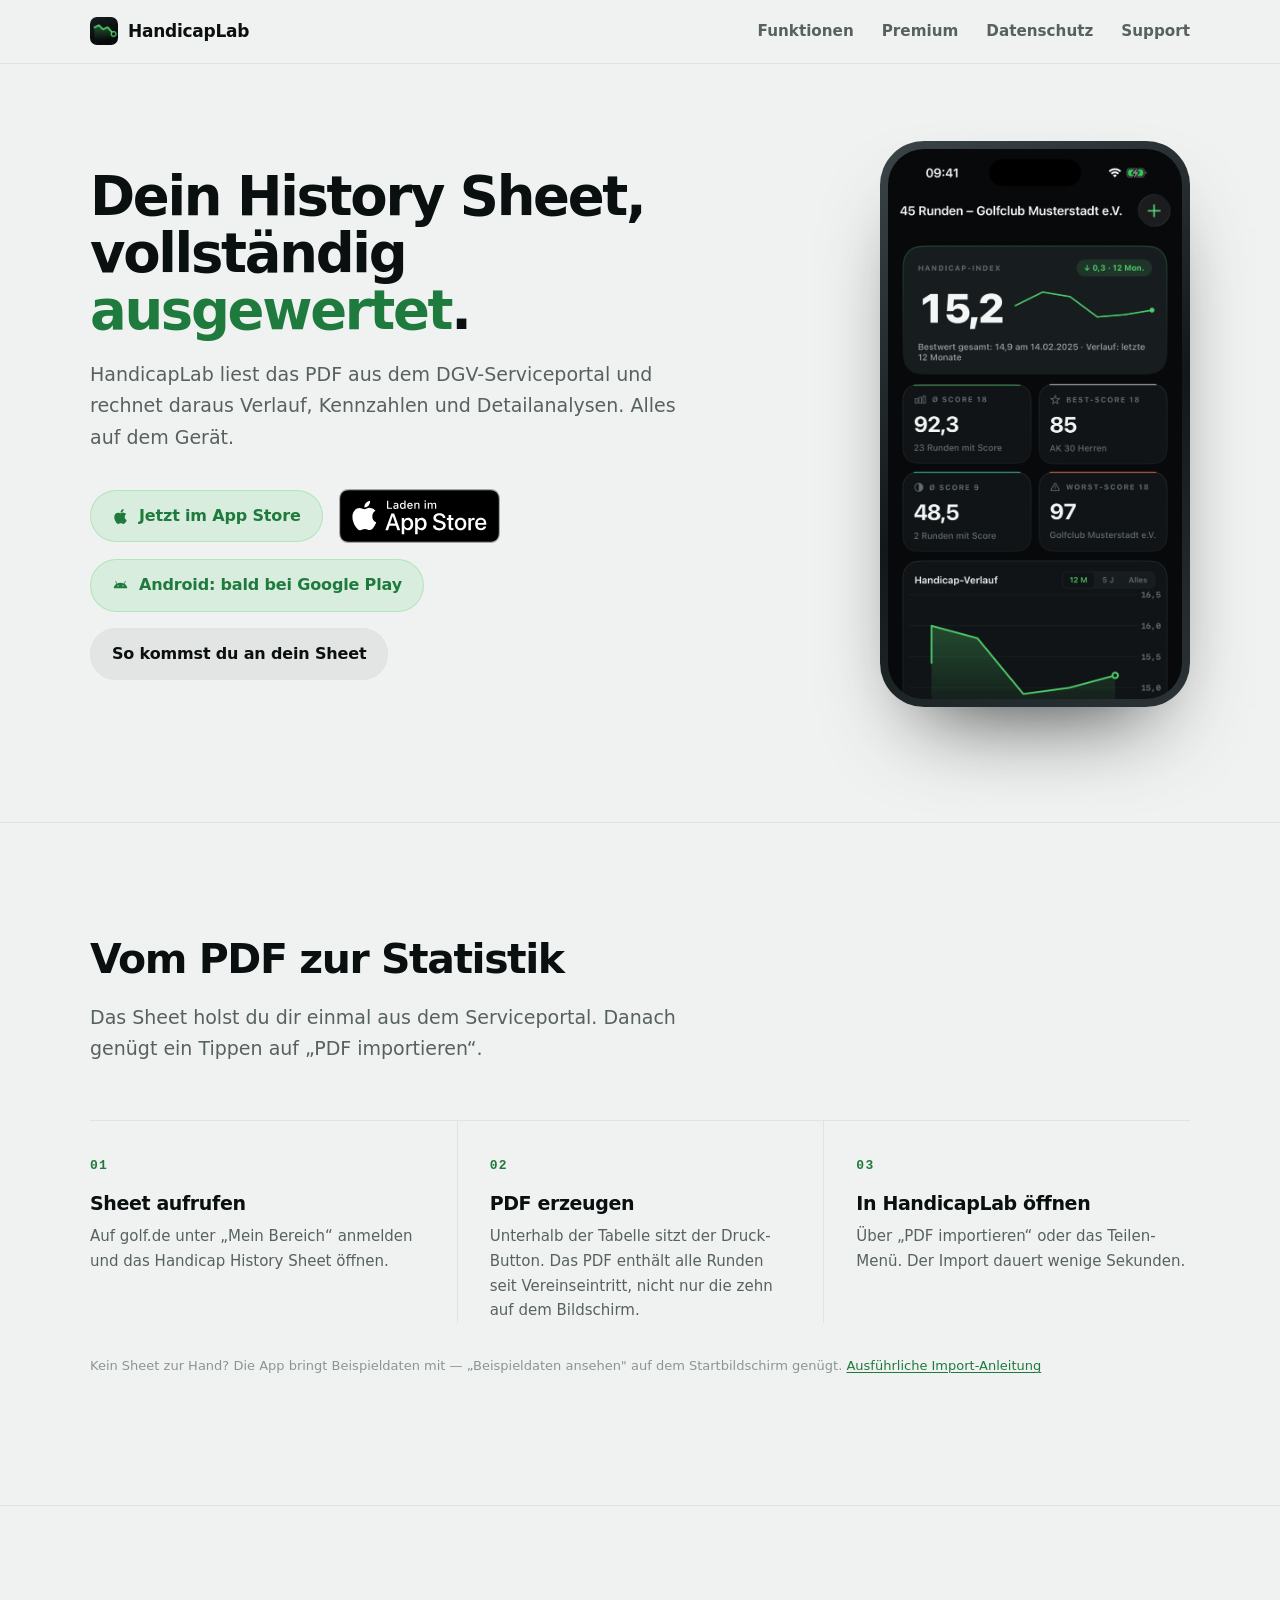
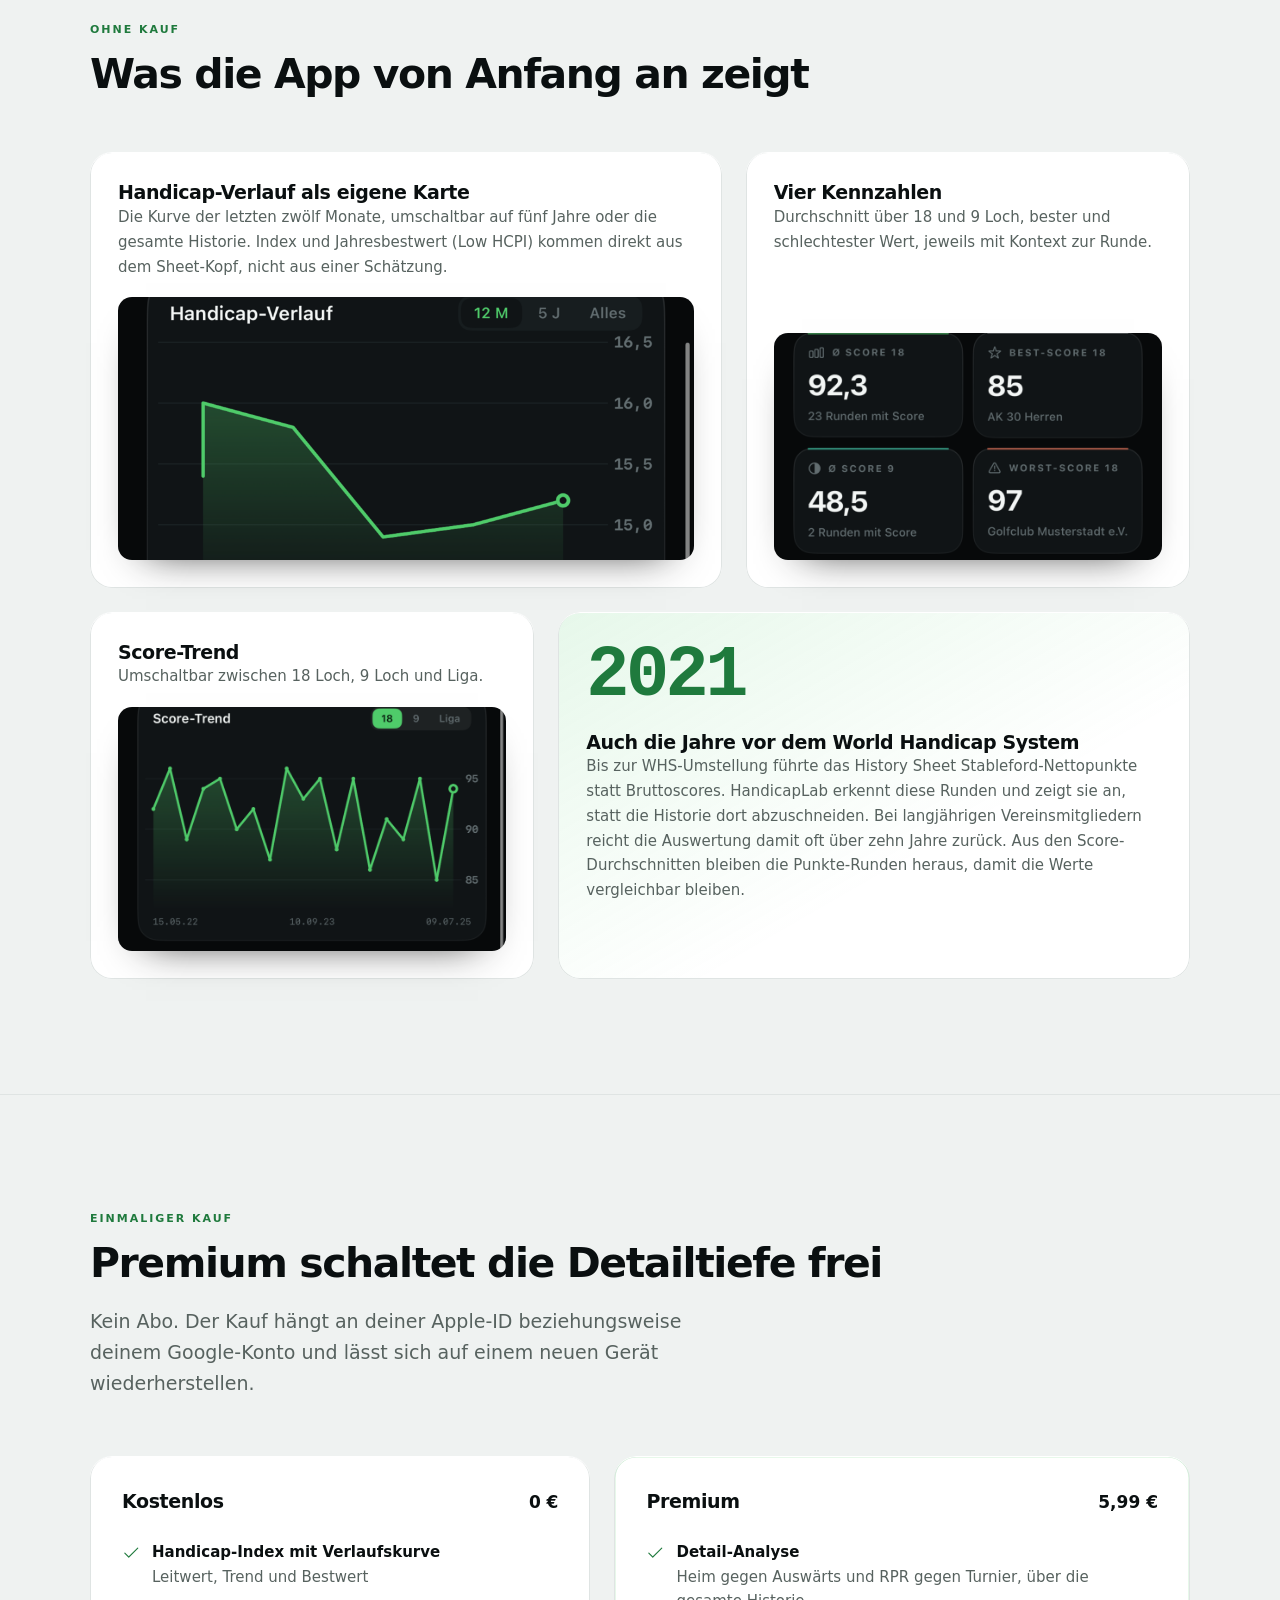
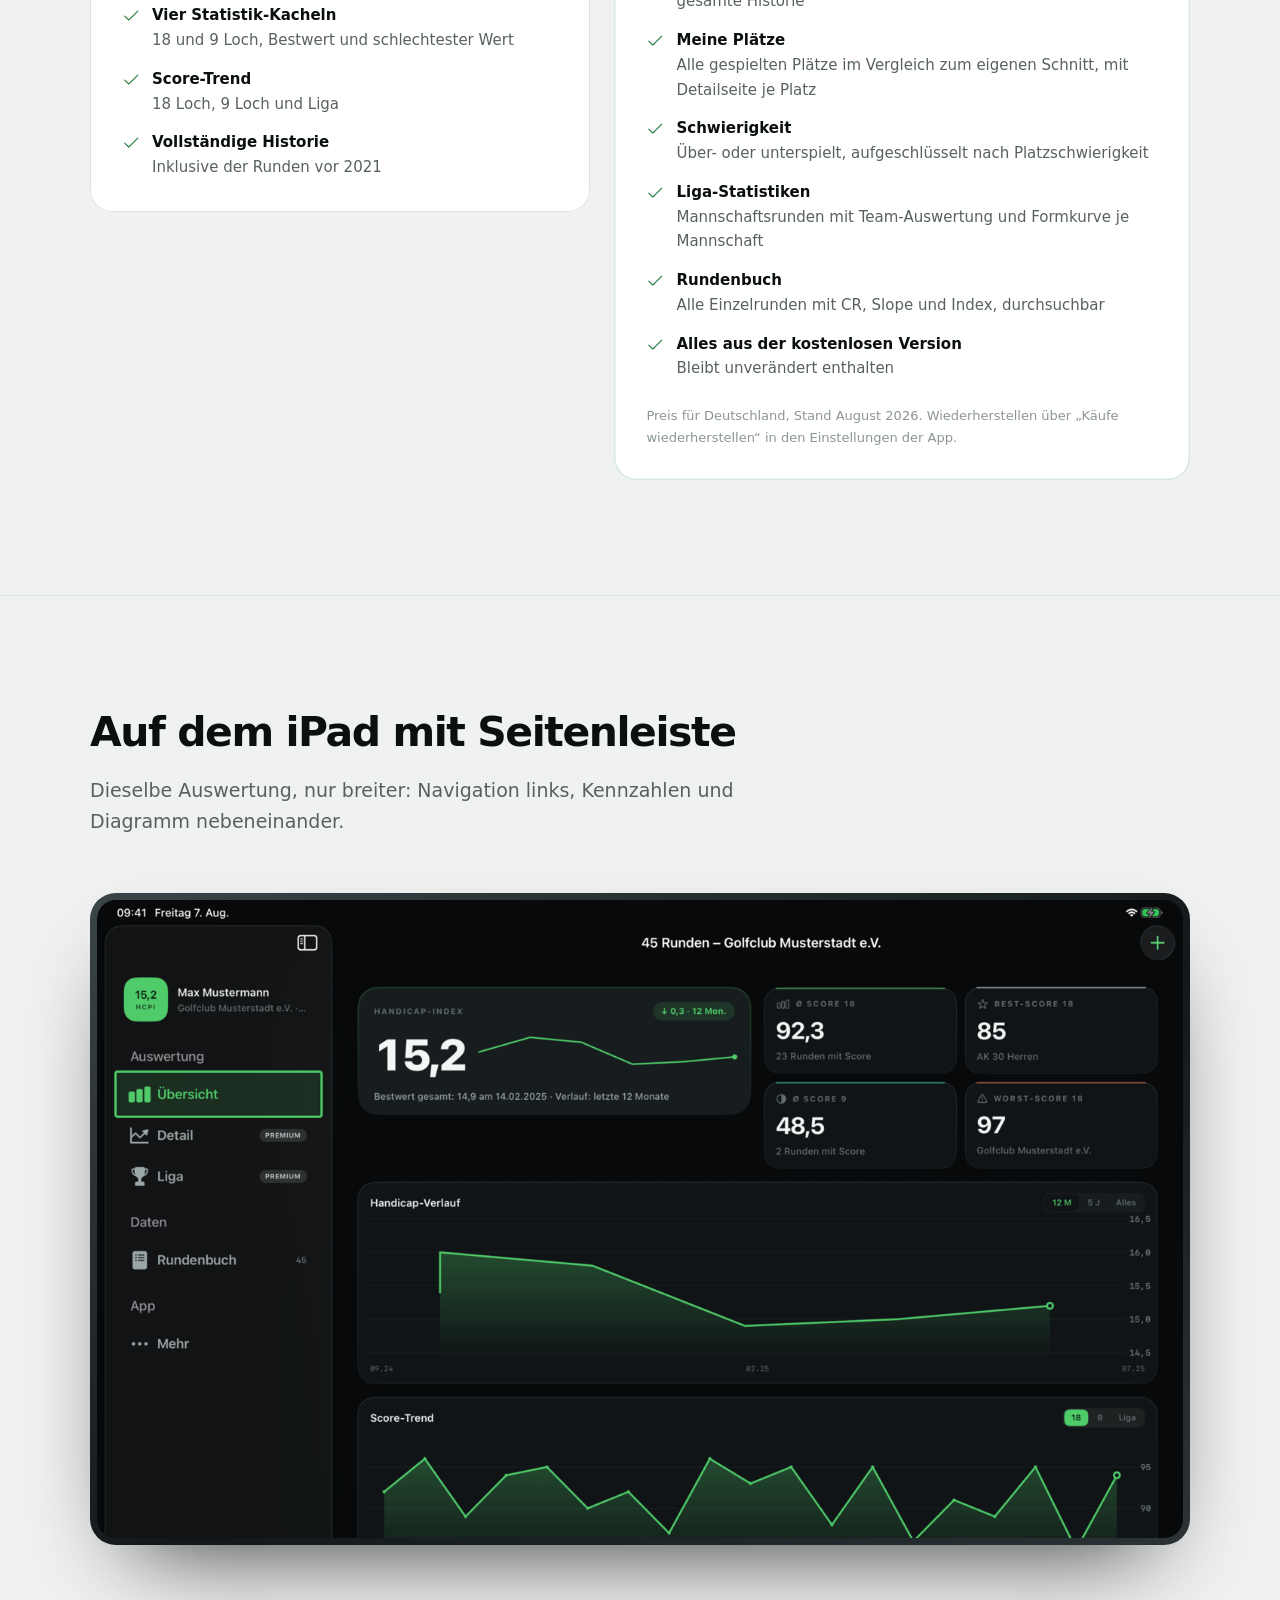
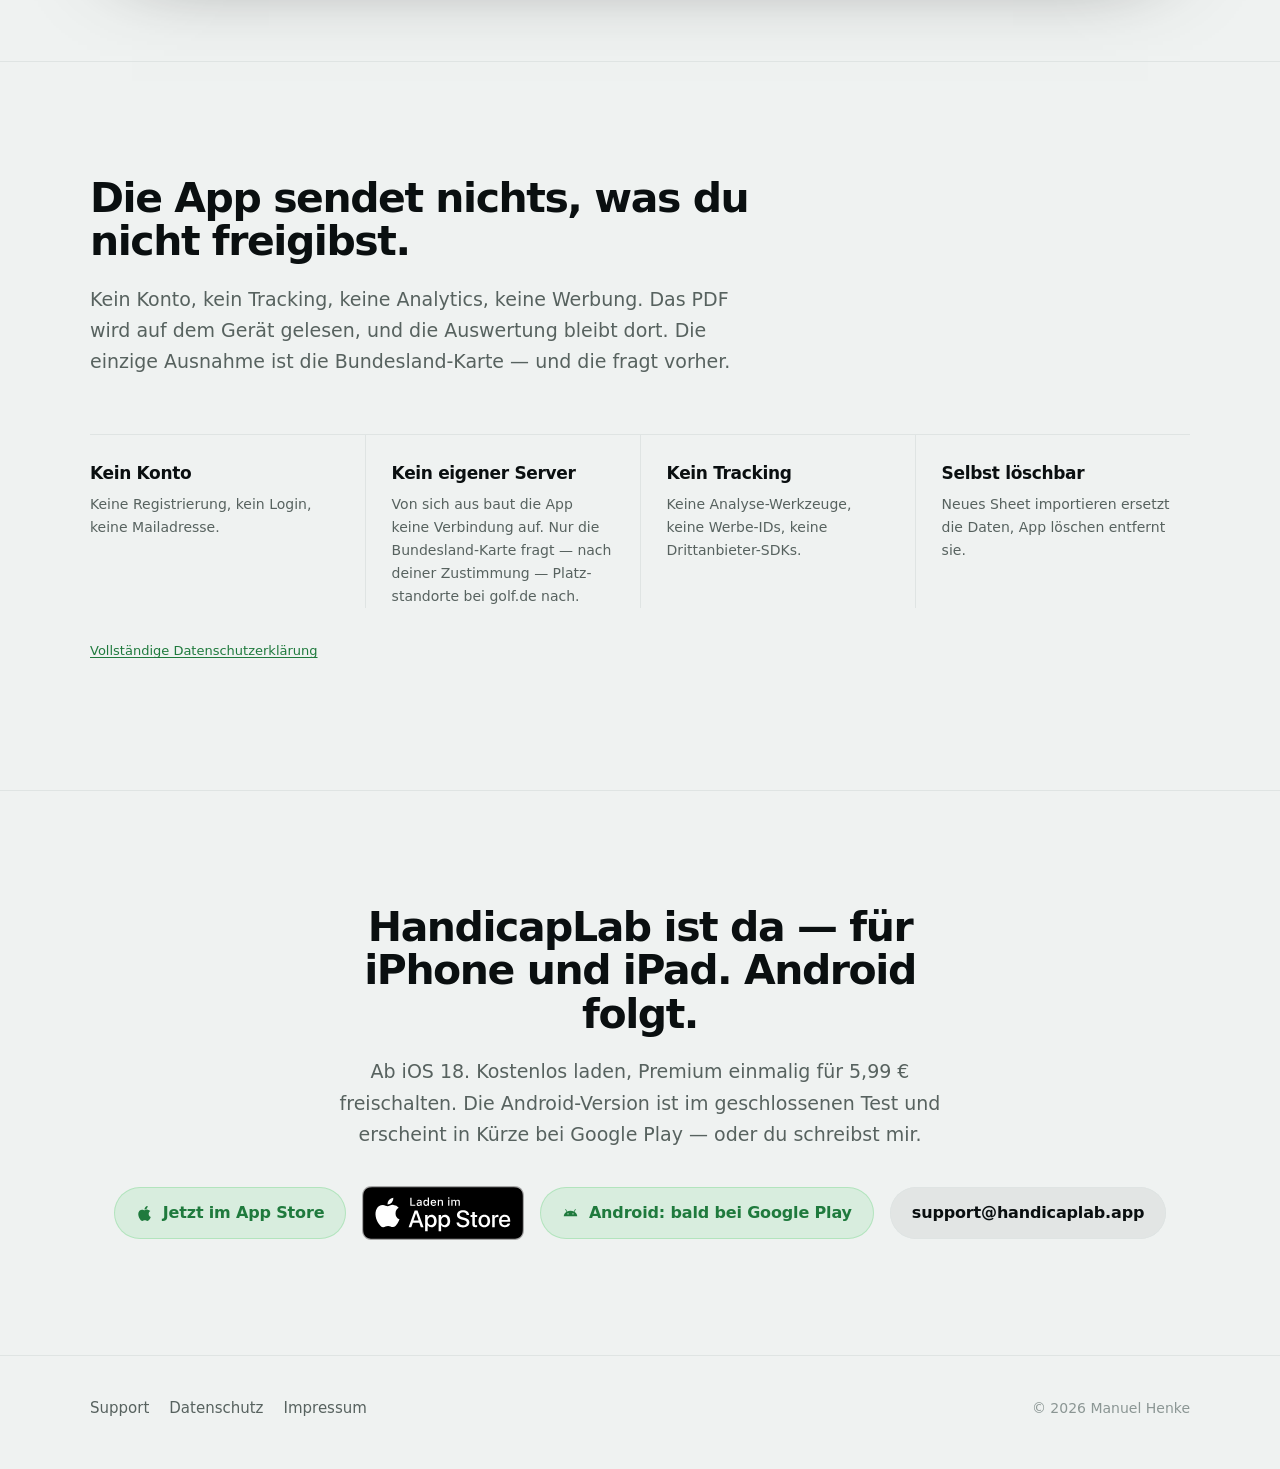
<file: index.html>
<!doctype html>
<html lang="de">
<head>
<meta charset="utf-8">
<meta name="viewport" content="width=device-width,initial-scale=1">
<title>HandicapLab — Golf-Handicap im Überblick</title>
<meta name="description" content="HandicapLab liest dein DGV Handicap History Sheet aus und rechnet daraus deine Statistik: Handicap-Index, Verlaufskurve, Score-Trends und Rundenbuch. Ausgewertet wird offline auf iPhone, iPad und Android.">
<link rel="canonical" href="https://handicaplab.app/">
<link rel="icon" href="assets/img/icon-512.png" type="image/png">
<link rel="apple-touch-icon" href="assets/img/icon-180.png">
<meta property="og:type" content="website">
<meta property="og:site_name" content="HandicapLab">
<meta property="og:title" content="HandicapLab — Golf-Handicap im Überblick">
<meta property="og:description" content="Dein DGV Handicap History Sheet, offline ausgewertet auf iPhone, iPad und Android.">
<meta property="og:url" content="https://handicaplab.app/">
<meta property="og:image" content="https://handicaplab.app/assets/img/ipad-uebersicht.png">
<meta property="og:locale" content="de_DE">
<meta name="twitter:card" content="summary_large_image">
<link rel="stylesheet" href="assets/hl.css">
<meta name="apple-itunes-app" content="app-id=6797008248">
</head>
<body>

<header class="nav">
  <div class="shell">
    <a class="brand" href="./"><img src="assets/img/icon-512.png" alt="" width="28" height="28"><span>HandicapLab</span></a>
    <nav class="nav-links" aria-label="Seitenbereiche">
      <a href="#funktionen">Funktionen</a>
      <a href="#premium">Premium</a>
      <a href="#datenschutz" data-secondary>Datenschutz</a>
      <a href="./support.html">Support</a>
    </nav>
  </div>
</header>

<main>

  <!-- ── Hero ─────────────────────────────────────────────────────────── -->
  <section class="hero">
    <div class="shell">
      <div class="hero-copy rv">
        <h1>Dein History Sheet,<br>vollständig <span>ausgewertet</span>.</h1>
        <p class="lede">HandicapLab liest das PDF aus dem DGV-Serviceportal und rechnet
          daraus Verlauf, Kennzahlen und Detailanalysen. Alles auf dem Gerät.</p>
        <div class="hero-actions">
          <span class="status">
            <svg viewBox="0 0 384 512" fill="currentColor" aria-hidden="true"><path d="M318.7 268.7c-.2-36.7 16.4-64.4 50-84.8-18.8-26.9-47.2-41.7-84.7-44.6-35.5-2.8-74.3 20.7-88.5 20.7-15 0-49.4-19.7-76.4-19.7C63.3 141.2 4 184.8 4 273.5q0 39.3 14.4 81.2c12.8 36.7 59 126.7 107.2 125.2 25.2-.6 43-17.9 75.8-17.9 31.8 0 48.3 17.9 76.4 17.9 48.6-.7 90.4-82.5 102.6-119.3-65.2-30.7-61.7-90-61.7-91.9zm-56.6-164.2c27.3-32.4 24.8-61.9 24-72.5-24.1 1.4-52 16.4-67.9 34.9-17.5 19.8-27.8 44.3-25.6 71.9 26.1 2 49.9-11.4 69.5-34.3z"/></svg>
            Jetzt im App&nbsp;Store
          </span>
          <a class="store-badge" href="https://apps.apple.com/de/app/handicaplab/id6797008248"><img src="assets/img/app-store-badge-de.svg" alt="Laden im App Store" width="162" height="54"></a>
          <span class="status">
            <svg viewBox="0 0 24 24" fill="currentColor" aria-hidden="true"><path d="M17.6 9.5l1.9-3.3-.9-.5-1.9 3.3C15.4 8.4 13.7 8 12 8s-3.4.4-4.7 1L5.4 5.7l-.9.5 1.9 3.3C4 11 2.5 13.3 2.5 16h19c0-2.7-1.5-5-3.9-6.5zM8.5 13.5a1 1 0 1 1 0-2 1 1 0 0 1 0 2zm7 0a1 1 0 1 1 0-2 1 1 0 0 1 0 2z"/></svg>
            Android: bald bei Google&nbsp;Play
          </span>
          <a class="btn btn-ghost" href="./support.html">So kommst du an dein Sheet</a>
        </div>
      </div>
      <div class="hero-art rv" style="--i:1">
        <div class="device">
          <img src="assets/img/iphone-uebersicht.png" width="660" height="1235"
               alt="Übersicht in HandicapLab: Handicap-Index 15,2, vier Statistik-Kacheln und die Verlaufskarte über zwölf Monate.">
        </div>
      </div>
    </div>
  </section>

  <!-- ── Import ───────────────────────────────────────────────────────── -->
  <section id="import">
    <div class="shell">
      <div class="rv">
        <h2>Vom PDF zur Statistik</h2>
        <p class="lede">Das Sheet holst du dir einmal aus dem Serviceportal. Danach genügt
          ein Tippen auf „PDF importieren“.</p>
      </div>
      <div class="steps">
        <div class="step rv"><span class="n">01</span>
          <h3>Sheet aufrufen</h3>
          <p>Auf golf.de unter „Mein Bereich“ anmelden und das Handicap History Sheet öffnen.</p>
        </div>
        <div class="step rv" style="--i:1"><span class="n">02</span>
          <h3>PDF erzeugen</h3>
          <p>Unterhalb der Tabelle sitzt der Druck-Button. Das PDF enthält alle Runden seit
            Vereinseintritt, nicht nur die zehn auf dem Bildschirm.</p>
        </div>
        <div class="step rv" style="--i:2"><span class="n">03</span>
          <h3>In HandicapLab öffnen</h3>
          <p>Über „PDF importieren“ oder das Teilen-Menü. Der Import dauert wenige Sekunden.</p>
        </div>
      </div>
      <p class="tiny rv" style="margin-top:2rem">Kein Sheet zur Hand? Die App bringt Beispieldaten
        mit — „Beispieldaten ansehen" auf dem Startbildschirm genügt.
        <a href="./support.html">Ausführliche Import-Anleitung</a></p>
    </div>
  </section>

  <!-- ── Funktionen (kostenlos) ───────────────────────────────────────── -->
  <section id="funktionen">
    <div class="shell">
      <div class="rv">
        <span class="eyebrow">Ohne Kauf</span>
        <h2>Was die App von Anfang an zeigt</h2>
      </div>
      <div class="bento">

        <article class="cell cell-lead rv">
          <div>
            <h3>Handicap-Verlauf als eigene Karte</h3>
            <p>Die Kurve der letzten zwölf Monate, umschaltbar auf fünf Jahre oder die gesamte Historie. Index und Jahresbestwert (Low HCPI) kommen direkt aus dem Sheet-Kopf, nicht aus einer Schätzung.</p>
          </div>
          <figure><img src="assets/img/crop-hcpi.png" width="900" height="410"
            alt="Handicap-Verlaufskarte: Kurve des Index über die letzten zwölf Monate."></figure>
        </article>

        <article class="cell cell-b rv" style="--i:1">
          <div>
            <h3>Vier Kennzahlen</h3>
            <p>Durchschnitt über 18 und 9 Loch, bester und schlechtester Wert, jeweils mit
              Kontext zur Runde.</p>
          </div>
          <figure><img src="assets/img/crop-kacheln.png" width="900" height="526"
            alt="Vier Statistik-Kacheln: Ø Score 18, bester 18, Ø Score 9 und schlechtester Wert."></figure>
        </article>

        <article class="cell cell-c rv" style="--i:2">
          <div>
            <h3>Score-Trend</h3>
            <p>Umschaltbar zwischen 18 Loch, 9 Loch und Liga.</p>
          </div>
          <figure><img src="assets/img/crop-trend.png" width="900" height="565"
            alt="Score-Trend-Diagramm mit Umschalter für 18 Loch, 9 Loch und Liga."></figure>
        </article>

        <article class="cell cell-d rv" style="--i:3">
          <span class="big mono">2021</span>
          <div>
            <h3>Auch die Jahre vor dem World Handicap System</h3>
            <p>Bis zur WHS-Umstellung führte das History Sheet Stableford-Nettopunkte statt
              Bruttoscores. HandicapLab erkennt diese Runden und zeigt sie an, statt die
              Historie dort abzuschneiden. Bei langjährigen Vereinsmitgliedern reicht die
              Auswertung damit oft über zehn Jahre zurück. Aus den Score-Durchschnitten
              bleiben die Punkte-Runden heraus, damit die Werte vergleichbar bleiben.</p>
          </div>
        </article>

      </div>
    </div>
  </section>

  <!-- ── Premium ──────────────────────────────────────────────────────── -->
  <section id="premium">
    <div class="shell">
      <div class="rv">
        <span class="eyebrow">Einmaliger Kauf</span>
        <h2>Premium schaltet die Detailtiefe frei</h2>
        <p class="lede">Kein Abo. Der Kauf hängt an deiner Apple-ID beziehungsweise deinem
          Google-Konto und lässt sich auf einem neuen Gerät wiederherstellen.</p>
      </div>
      <div class="plans">

        <div class="plan rv">
          <div class="plan-head">
            <h3>Kostenlos</h3>
            <span class="plan-price">0 €</span>
          </div>
          <ul>
            <li><svg viewBox="0 0 256 256" fill="currentColor" aria-hidden="true"><path d="M229.66,77.66l-128,128a8,8,0,0,1-11.32,0l-56-56a8,8,0,0,1,11.32-11.32L96,188.69,218.34,66.34a8,8,0,0,1,11.32,11.32Z"/></svg><span><b>Handicap-Index mit Verlaufskurve</b>Leitwert, Trend und Bestwert</span></li>
            <li><svg viewBox="0 0 256 256" fill="currentColor" aria-hidden="true"><path d="M229.66,77.66l-128,128a8,8,0,0,1-11.32,0l-56-56a8,8,0,0,1,11.32-11.32L96,188.69,218.34,66.34a8,8,0,0,1,11.32,11.32Z"/></svg><span><b>Vier Statistik-Kacheln</b>18 und 9 Loch, Bestwert und schlechtester Wert</span></li>
            <li><svg viewBox="0 0 256 256" fill="currentColor" aria-hidden="true"><path d="M229.66,77.66l-128,128a8,8,0,0,1-11.32,0l-56-56a8,8,0,0,1,11.32-11.32L96,188.69,218.34,66.34a8,8,0,0,1,11.32,11.32Z"/></svg><span><b>Score-Trend</b>18 Loch, 9 Loch und Liga</span></li>
            <li><svg viewBox="0 0 256 256" fill="currentColor" aria-hidden="true"><path d="M229.66,77.66l-128,128a8,8,0,0,1-11.32,0l-56-56a8,8,0,0,1,11.32-11.32L96,188.69,218.34,66.34a8,8,0,0,1,11.32,11.32Z"/></svg><span><b>Vollständige Historie</b>Inklusive der Runden vor 2021</span></li>
          </ul>
        </div>

        <div class="plan plan-premium rv" style="--i:1">
          <div class="plan-head">
            <h3>Premium</h3>
            <span class="plan-price">5,99 €</span>
          </div>
          <ul>
            <li><svg viewBox="0 0 256 256" fill="currentColor" aria-hidden="true"><path d="M229.66,77.66l-128,128a8,8,0,0,1-11.32,0l-56-56a8,8,0,0,1,11.32-11.32L96,188.69,218.34,66.34a8,8,0,0,1,11.32,11.32Z"/></svg><span><b>Detail-Analyse</b>Heim gegen Auswärts und RPR gegen Turnier, über die gesamte Historie</span></li>
            <li><svg viewBox="0 0 256 256" fill="currentColor" aria-hidden="true"><path d="M229.66,77.66l-128,128a8,8,0,0,1-11.32,0l-56-56a8,8,0,0,1,11.32-11.32L96,188.69,218.34,66.34a8,8,0,0,1,11.32,11.32Z"/></svg><span><b>Meine Plätze</b>Alle gespielten Plätze im Vergleich zum eigenen Schnitt, mit Detailseite je Platz</span></li>
            <li><svg viewBox="0 0 256 256" fill="currentColor" aria-hidden="true"><path d="M229.66,77.66l-128,128a8,8,0,0,1-11.32,0l-56-56a8,8,0,0,1,11.32-11.32L96,188.69,218.34,66.34a8,8,0,0,1,11.32,11.32Z"/></svg><span><b>Schwierigkeit</b>Über- oder unterspielt, aufgeschlüsselt nach Platzschwierigkeit</span></li>
            <li><svg viewBox="0 0 256 256" fill="currentColor" aria-hidden="true"><path d="M229.66,77.66l-128,128a8,8,0,0,1-11.32,0l-56-56a8,8,0,0,1,11.32-11.32L96,188.69,218.34,66.34a8,8,0,0,1,11.32,11.32Z"/></svg><span><b>Liga-Statistiken</b>Mannschaftsrunden mit Team-Auswertung und Formkurve je Mannschaft</span></li>
            <li><svg viewBox="0 0 256 256" fill="currentColor" aria-hidden="true"><path d="M229.66,77.66l-128,128a8,8,0,0,1-11.32,0l-56-56a8,8,0,0,1,11.32-11.32L96,188.69,218.34,66.34a8,8,0,0,1,11.32,11.32Z"/></svg><span><b>Rundenbuch</b>Alle Einzelrunden mit CR, Slope und Index, durchsuchbar</span></li>
            <li><svg viewBox="0 0 256 256" fill="currentColor" aria-hidden="true"><path d="M229.66,77.66l-128,128a8,8,0,0,1-11.32,0l-56-56a8,8,0,0,1,11.32-11.32L96,188.69,218.34,66.34a8,8,0,0,1,11.32,11.32Z"/></svg><span><b>Alles aus der kostenlosen Version</b>Bleibt unverändert enthalten</span></li>
          </ul>
          <p class="plan-note">Preis für Deutschland, Stand August 2026. Wiederherstellen über
            „Käufe wiederherstellen“ in den Einstellungen der App.</p>
        </div>

      </div>
    </div>
  </section>

  <!-- ── iPad ─────────────────────────────────────────────────────────── -->
  <section id="ipad">
    <div class="shell">
      <div class="wide-head rv">
        <h2>Auf dem iPad mit Seitenleiste</h2>
        <p class="lede">Dieselbe Auswertung, nur breiter: Navigation links, Kennzahlen und
          Diagramm nebeneinander.</p>
      </div>
      <div class="wide-art rv" style="--i:1">
        <div class="device device-wide">
          <img src="assets/img/ipad-uebersicht.png" width="1440" height="846"
               alt="HandicapLab auf dem iPad: Seitenleiste mit Navigation, rechts Handicap-Index, Statistik-Kacheln und darunter Verlaufs- und Score-Trend-Diagramme.">
        </div>
      </div>
    </div>
  </section>

  <!-- ── Datenschutz ──────────────────────────────────────────────────── -->
  <section id="datenschutz">
    <div class="shell">
      <div class="rv" style="max-width:44rem">
        <h2>Die App sendet nichts, was du nicht freigibst.</h2>
        <p class="lede">Kein Konto, kein Tracking, keine Analytics, keine Werbung. Das PDF wird
          auf dem Gerät gelesen, und die Auswertung bleibt dort. Die einzige Ausnahme ist die
          Bundesland-Karte — und die fragt vorher.</p>
      </div>
      <div class="facts">
        <div class="fact rv"><b>Kein Konto</b><span>Keine Registrierung, kein Login, keine Mailadresse.</span></div>
        <div class="fact rv" style="--i:1"><b>Kein eigener Server</b><span>Von sich aus baut die App keine Verbindung auf. Nur die Bundesland-Karte fragt — nach deiner Zustimmung — Platz&shy;standorte bei golf.de nach.</span></div>
        <div class="fact rv" style="--i:2"><b>Kein Tracking</b><span>Keine Analyse-Werkzeuge, keine Werbe-IDs, keine Drittanbieter-SDKs.</span></div>
        <div class="fact rv" style="--i:3"><b>Selbst löschbar</b><span>Neues Sheet importieren ersetzt die Daten, App löschen entfernt sie.</span></div>
      </div>
      <p class="tiny rv" style="margin-top:2rem"><a href="./datenschutz.html">Vollständige
        Datenschutzerklärung</a></p>
    </div>
  </section>

  <!-- ── Abschluss ────────────────────────────────────────────────────── -->
  <section class="close">
    <div class="shell">
      <div class="rv">
        <h2>HandicapLab ist da — für iPhone und iPad. Android folgt.</h2>
        <p class="lede">Ab iOS 18. Kostenlos laden, Premium einmalig für 5,99 € freischalten. Die Android-Version ist im geschlossenen Test und erscheint in Kürze bei Google Play — oder du schreibst mir.</p>
        <div class="hero-actions">
          <span class="status">
            <svg viewBox="0 0 384 512" fill="currentColor" aria-hidden="true"><path d="M318.7 268.7c-.2-36.7 16.4-64.4 50-84.8-18.8-26.9-47.2-41.7-84.7-44.6-35.5-2.8-74.3 20.7-88.5 20.7-15 0-49.4-19.7-76.4-19.7C63.3 141.2 4 184.8 4 273.5q0 39.3 14.4 81.2c12.8 36.7 59 126.7 107.2 125.2 25.2-.6 43-17.9 75.8-17.9 31.8 0 48.3 17.9 76.4 17.9 48.6-.7 90.4-82.5 102.6-119.3-65.2-30.7-61.7-90-61.7-91.9zm-56.6-164.2c27.3-32.4 24.8-61.9 24-72.5-24.1 1.4-52 16.4-67.9 34.9-17.5 19.8-27.8 44.3-25.6 71.9 26.1 2 49.9-11.4 69.5-34.3z"/></svg>
            Jetzt im App&nbsp;Store
          </span>
          <a class="store-badge" href="https://apps.apple.com/de/app/handicaplab/id6797008248"><img src="assets/img/app-store-badge-de.svg" alt="Laden im App Store" width="162" height="54"></a>
          <span class="status">
            <svg viewBox="0 0 24 24" fill="currentColor" aria-hidden="true"><path d="M17.6 9.5l1.9-3.3-.9-.5-1.9 3.3C15.4 8.4 13.7 8 12 8s-3.4.4-4.7 1L5.4 5.7l-.9.5 1.9 3.3C4 11 2.5 13.3 2.5 16h19c0-2.7-1.5-5-3.9-6.5zM8.5 13.5a1 1 0 1 1 0-2 1 1 0 0 1 0 2zm7 0a1 1 0 1 1 0-2 1 1 0 0 1 0 2z"/></svg>
            Android: bald bei Google&nbsp;Play
          </span>
          <a class="btn btn-ghost" href="mailto:support@handicaplab.app?subject=HandicapLab">support@handicaplab.app</a>
        </div>
      </div>
    </div>
  </section>

</main>

<footer class="foot">
  <div class="shell">
    <div class="foot-links">
      <a href="./support.html">Support</a>
      <a href="./datenschutz.html">Datenschutz</a>
      <a href="./impressum.html">Impressum</a>
    </div>
    <small>© 2026 Manuel Henke</small>
  </div>
</footer>

<script>
// Einblenden beim Scrollen: markiert Abschnitte, sobald sie ins Bild kommen.
// Zweck ist Hierarchie beim Lesen, nicht Dekoration — deshalb einmalig und
// bei prefers-reduced-motion komplett aus (CSS zeigt dann alles sofort).
(function () {
  var items = document.querySelectorAll('.rv');
  if (!('IntersectionObserver' in window) ||
      window.matchMedia('(prefers-reduced-motion: reduce)').matches) {
    items.forEach(function (el) { el.classList.add('in'); });
    return;
  }
  var io = new IntersectionObserver(function (entries) {
    entries.forEach(function (e) {
      if (e.isIntersecting) { e.target.classList.add('in'); io.unobserve(e.target); }
    });
  }, { threshold: 0.15, rootMargin: '0px 0px -8% 0px' });
  items.forEach(function (el) { io.observe(el); });
})();
</script>

</body>
</html>
</file>
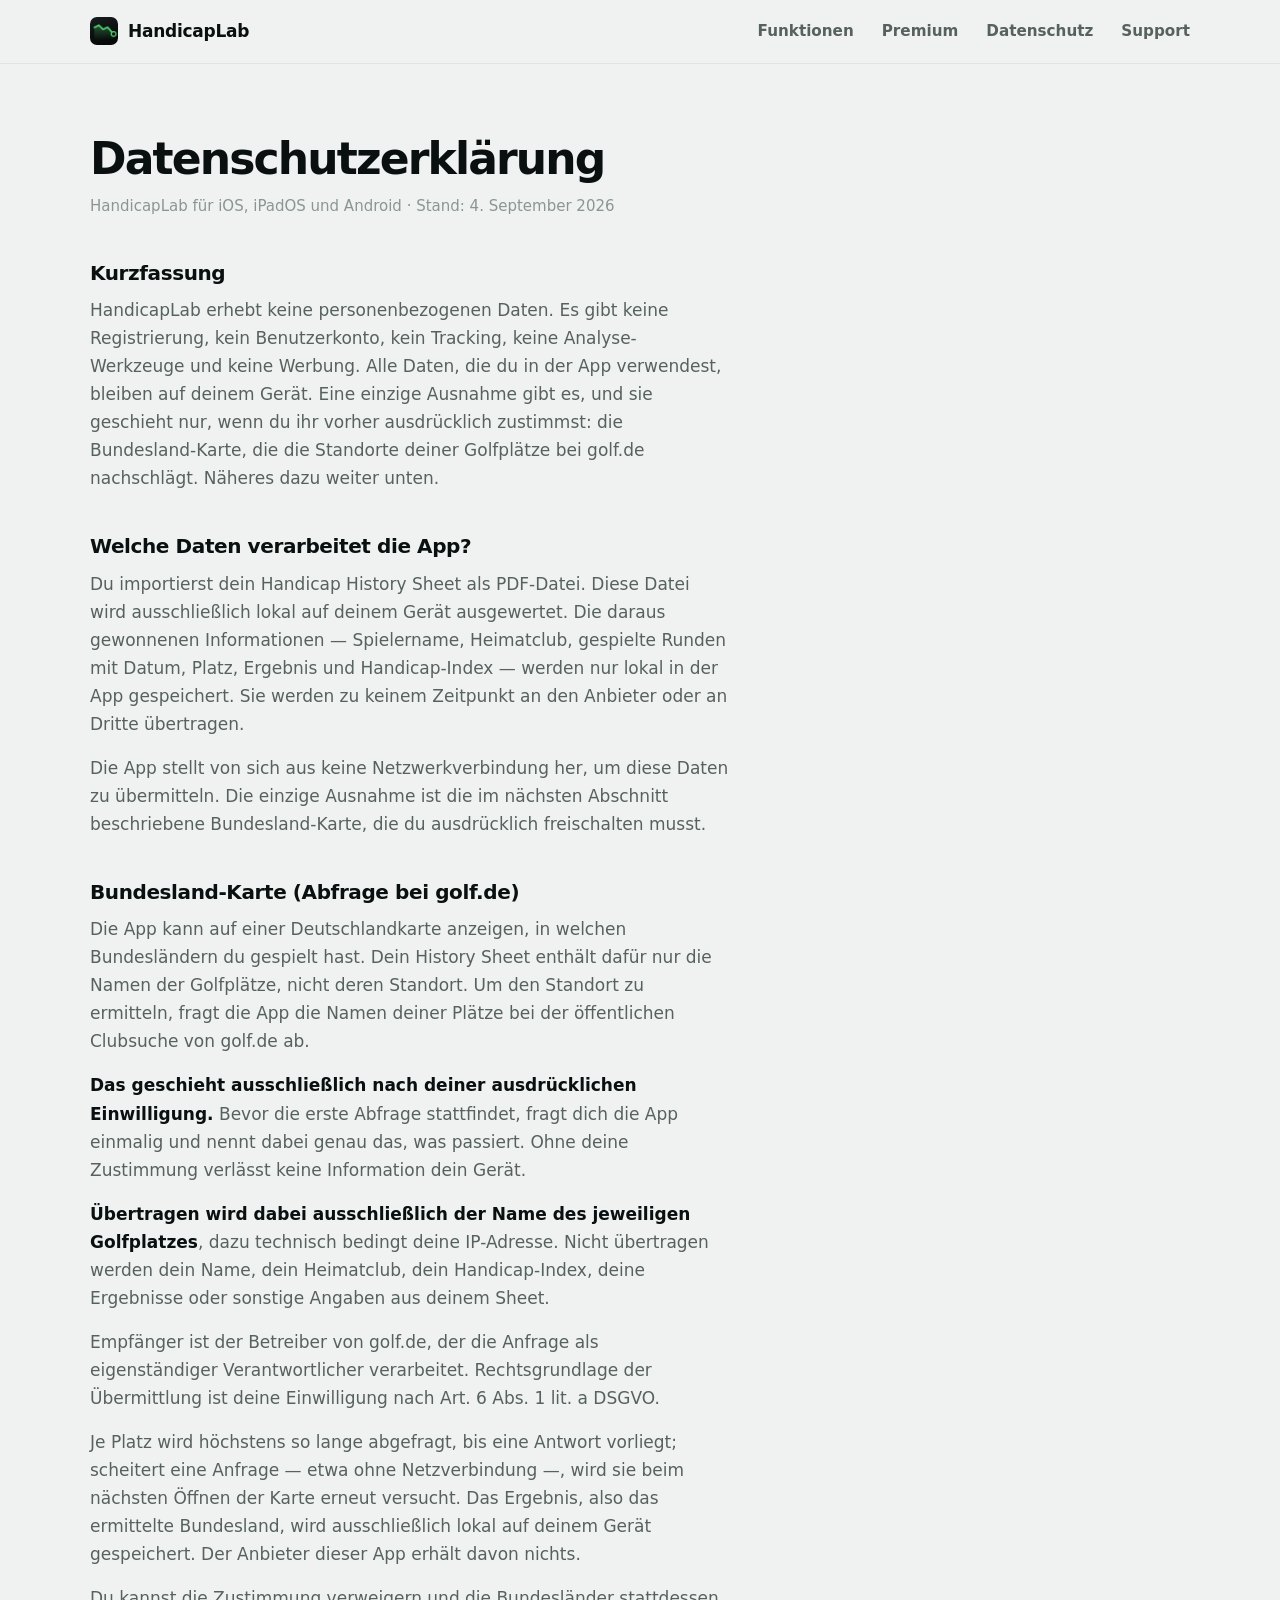
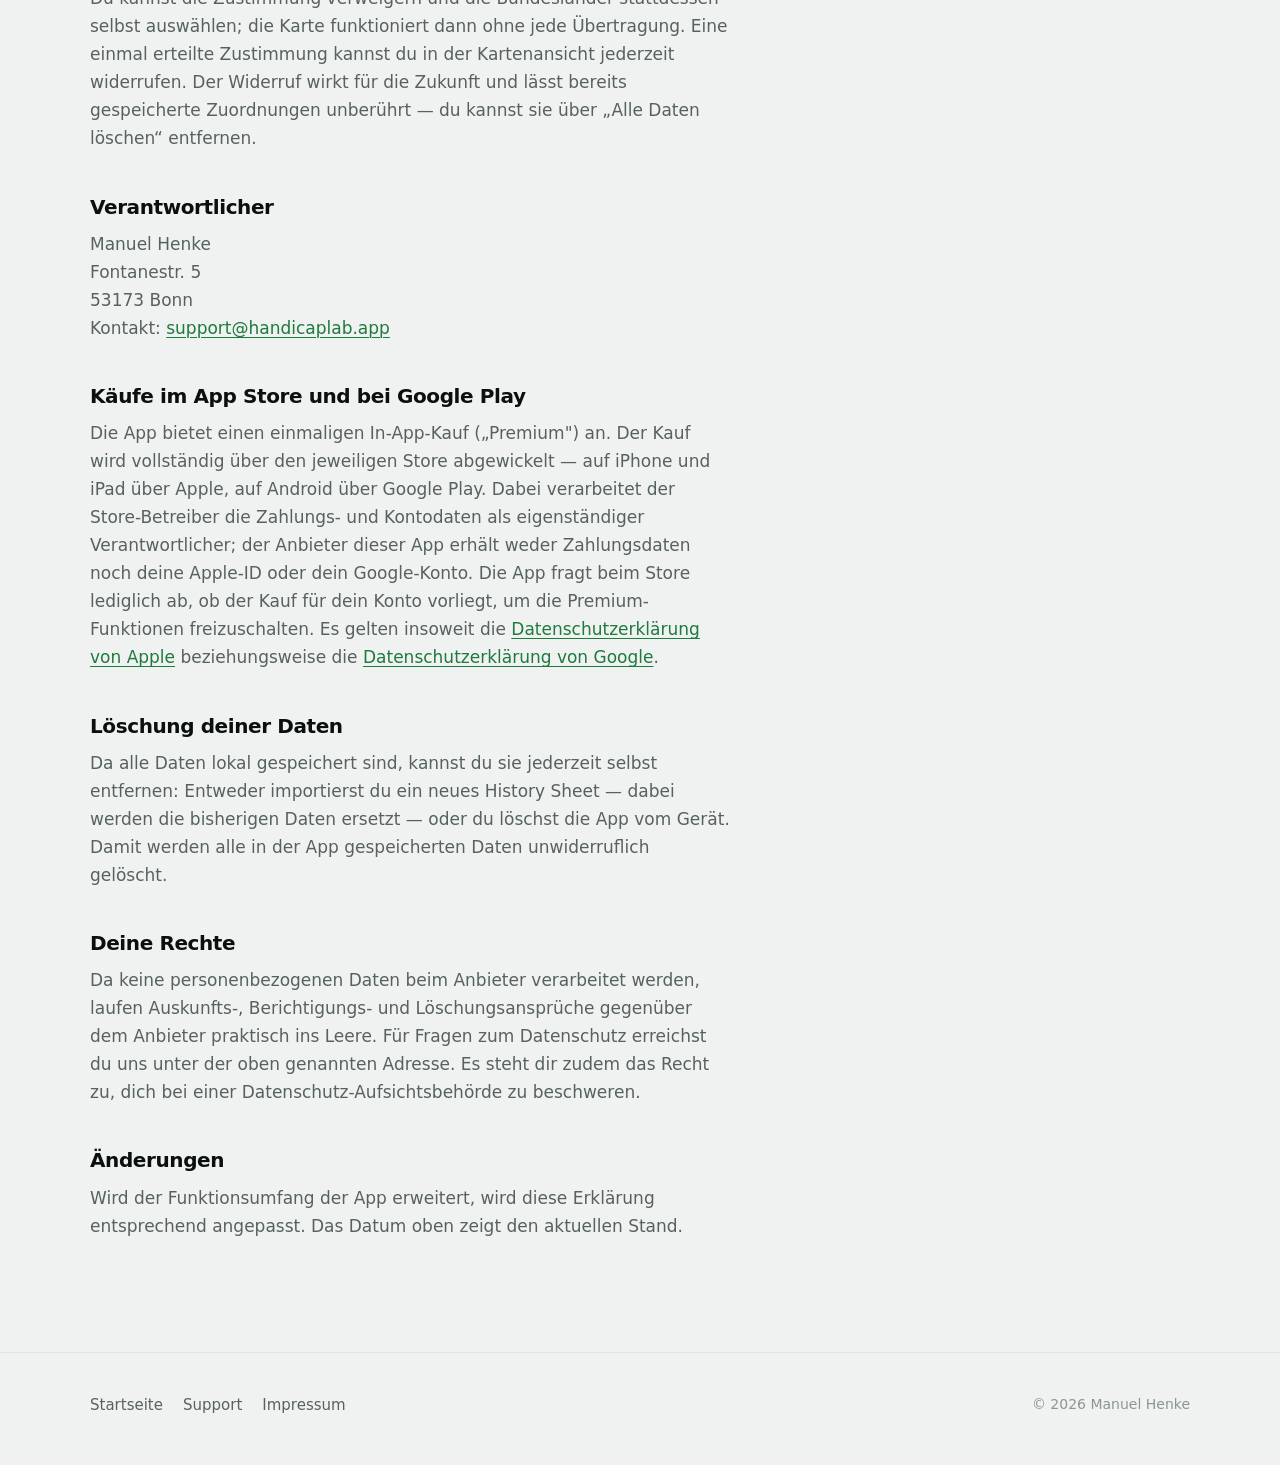
<file: datenschutz.html>
<!doctype html>
<html lang="de">
<head>
<meta charset="utf-8">
<meta name="viewport" content="width=device-width,initial-scale=1">
<title>Datenschutzerklärung — HandicapLab</title>
<meta name="description" content="Datenschutzerklärung für HandicapLab: Die App erhebt keine personenbezogenen Daten, alle Auswertungen bleiben auf dem Gerät.">
<link rel="canonical" href="https://handicaplab.app/datenschutz.html">
<link rel="icon" href="assets/img/icon-512.png" type="image/png">
<link rel="apple-touch-icon" href="assets/img/icon-180.png">
<link rel="stylesheet" href="assets/hl.css">
<meta name="apple-itunes-app" content="app-id=6797008248">
</head>
<body>

<header class="nav">
  <div class="shell">
    <a class="brand" href="./"><img src="assets/img/icon-512.png" alt="" width="28" height="28"><span>HandicapLab</span></a>
    <nav class="nav-links" aria-label="Seitenbereiche">
      <a href="./#funktionen">Funktionen</a>
      <a href="./#premium">Premium</a>
      <a href="./datenschutz.html" data-secondary aria-current="page">Datenschutz</a>
      <a href="./support.html">Support</a>
    </nav>
  </div>
</header>

<main class="page">
  <div class="shell">
    <article class="prose">
      <h1>Datenschutzerklärung</h1>
      <p class="stamp">HandicapLab für iOS, iPadOS und Android · Stand: 4. September 2026</p>

      <h2>Kurzfassung</h2>
      <p>HandicapLab erhebt keine personenbezogenen Daten. Es gibt keine Registrierung, kein
      Benutzerkonto, kein Tracking, keine Analyse-Werkzeuge und keine Werbung. Alle Daten, die du in
      der App verwendest, bleiben auf deinem Gerät. Eine einzige Ausnahme gibt es, und sie
      geschieht nur, wenn du ihr vorher ausdrücklich zustimmst: die Bundesland-Karte, die die
      Standorte deiner Golfplätze bei golf.de nachschlägt. Näheres dazu weiter unten.</p>

      <h2>Welche Daten verarbeitet die App?</h2>
      <p>Du importierst dein Handicap History Sheet als PDF-Datei. Diese Datei wird ausschließlich lokal
      auf deinem Gerät ausgewertet. Die daraus gewonnenen Informationen — Spielername, Heimatclub,
      gespielte Runden mit Datum, Platz, Ergebnis und Handicap-Index — werden nur lokal in der App
      gespeichert. Sie werden zu keinem Zeitpunkt an den Anbieter oder an Dritte übertragen.</p>
      <p>Die App stellt von sich aus keine Netzwerkverbindung her, um diese Daten zu übermitteln.
      Die einzige Ausnahme ist die im nächsten Abschnitt beschriebene Bundesland-Karte, die du
      ausdrücklich freischalten musst.</p>

      <h2>Bundesland-Karte (Abfrage bei golf.de)</h2>
      <p>Die App kann auf einer Deutschlandkarte anzeigen, in welchen Bundesländern du gespielt hast.
      Dein History Sheet enthält dafür nur die Namen der Golfplätze, nicht deren Standort. Um den
      Standort zu ermitteln, fragt die App die Namen deiner Plätze bei der öffentlichen Clubsuche von
      golf.de ab.</p>

      <p><strong>Das geschieht ausschließlich nach deiner ausdrücklichen Einwilligung.</strong> Bevor
      die erste Abfrage stattfindet, fragt dich die App einmalig und nennt dabei genau das, was
      passiert. Ohne deine Zustimmung verlässt keine Information dein Gerät.</p>

      <p><strong>Übertragen wird dabei ausschließlich der Name des jeweiligen Golfplatzes</strong>,
      dazu technisch bedingt deine IP-Adresse. Nicht übertragen werden dein Name, dein Heimatclub,
      dein Handicap-Index, deine Ergebnisse oder sonstige Angaben aus deinem Sheet.</p>

      <p>Empfänger ist der Betreiber von golf.de, der die Anfrage als eigenständiger Verantwortlicher
      verarbeitet. Rechtsgrundlage der Übermittlung ist deine Einwilligung nach Art. 6 Abs. 1 lit. a
      DSGVO.</p>

      <p>Je Platz wird höchstens so lange abgefragt, bis eine Antwort vorliegt; scheitert eine Anfrage
      — etwa ohne Netzverbindung —, wird sie beim nächsten Öffnen der Karte erneut versucht. Das
      Ergebnis, also das ermittelte Bundesland, wird ausschließlich lokal auf deinem Gerät
      gespeichert. Der Anbieter dieser App erhält davon nichts.</p>

      <p>Du kannst die Zustimmung verweigern und die Bundesländer stattdessen selbst auswählen; die
      Karte funktioniert dann ohne jede Übertragung. Eine einmal erteilte Zustimmung kannst du in der
      Kartenansicht jederzeit widerrufen. Der Widerruf wirkt für die Zukunft und lässt bereits
      gespeicherte Zuordnungen unberührt — du kannst sie über „Alle Daten löschen“ entfernen.</p>

      <h2>Verantwortlicher</h2>
      <p>Manuel Henke<br>
      Fontanestr. 5<br>
      53173 Bonn<br>
      Kontakt: <a href="mailto:support@handicaplab.app">support@handicaplab.app</a></p>

      <h2>Käufe im App Store und bei Google Play</h2>
      <p>Die App bietet einen einmaligen In-App-Kauf („Premium") an. Der Kauf wird vollständig über
      den jeweiligen Store abgewickelt — auf iPhone und iPad über Apple, auf Android über Google Play.
      Dabei verarbeitet der Store-Betreiber die Zahlungs- und Kontodaten als eigenständiger
      Verantwortlicher; der Anbieter dieser App erhält weder Zahlungsdaten noch deine Apple-ID oder
      dein Google-Konto. Die App fragt beim Store lediglich ab, ob der Kauf für dein Konto vorliegt,
      um die Premium-Funktionen freizuschalten. Es gelten insoweit die
      <a href="https://www.apple.com/legal/privacy/de-ww/">Datenschutzerklärung von Apple</a>
      beziehungsweise die
      <a href="https://policies.google.com/privacy?hl=de">Datenschutzerklärung von Google</a>.</p>

      <h2>Löschung deiner Daten</h2>
      <p>Da alle Daten lokal gespeichert sind, kannst du sie jederzeit selbst entfernen: Entweder
      importierst du ein neues History Sheet — dabei werden die bisherigen Daten ersetzt — oder du
      löschst die App vom Gerät. Damit werden alle in der App gespeicherten Daten unwiderruflich
      gelöscht.</p>

      <h2>Deine Rechte</h2>
      <p>Da keine personenbezogenen Daten beim Anbieter verarbeitet werden, laufen Auskunfts-,
      Berichtigungs- und Löschungsansprüche gegenüber dem Anbieter praktisch ins Leere. Für Fragen zum
      Datenschutz erreichst du uns unter der oben genannten Adresse. Es steht dir zudem das Recht zu,
      dich bei einer Datenschutz-Aufsichtsbehörde zu beschweren.</p>

      <h2>Änderungen</h2>
      <p>Wird der Funktionsumfang der App erweitert, wird diese Erklärung entsprechend angepasst. Das
      Datum oben zeigt den aktuellen Stand.</p>
    </article>
  </div>
</main>

<footer class="foot">
  <div class="shell">
    <div class="foot-links">
      <a href="./">Startseite</a>
      <a href="./support.html">Support</a>
      <a href="./impressum.html">Impressum</a>
    </div>
    <small>© 2026 Manuel Henke</small>
  </div>
</footer>

</body>
</html>
</file>
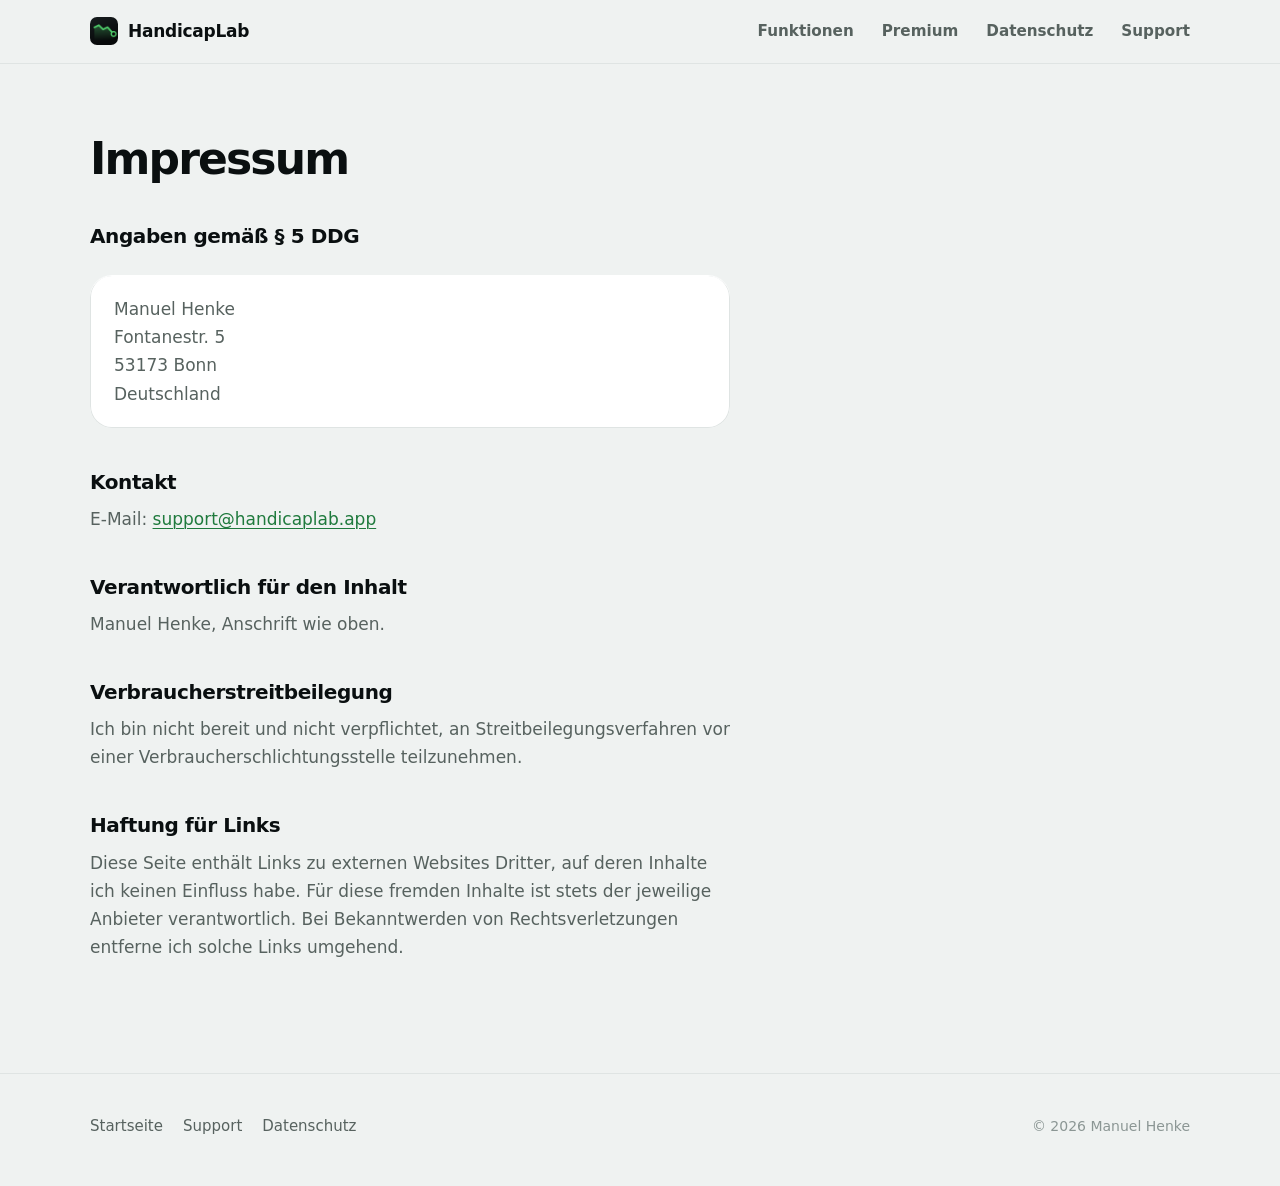
<file: impressum.html>
<!doctype html>
<html lang="de">
<head>
<meta charset="utf-8">
<meta name="viewport" content="width=device-width,initial-scale=1">
<title>Impressum — HandicapLab</title>
<meta name="description" content="Impressum und Anbieterkennzeichnung gemäß § 5 DDG für HandicapLab.">
<link rel="canonical" href="https://handicaplab.app/impressum.html">
<link rel="icon" href="assets/img/icon-512.png" type="image/png">
<link rel="apple-touch-icon" href="assets/img/icon-180.png">
<link rel="stylesheet" href="assets/hl.css">
<meta name="apple-itunes-app" content="app-id=6797008248">
</head>
<body>

<header class="nav">
  <div class="shell">
    <a class="brand" href="./"><img src="assets/img/icon-512.png" alt="" width="28" height="28"><span>HandicapLab</span></a>
    <nav class="nav-links" aria-label="Seitenbereiche">
      <a href="./#funktionen">Funktionen</a>
      <a href="./#premium">Premium</a>
      <a href="./datenschutz.html" data-secondary>Datenschutz</a>
      <a href="./support.html">Support</a>
    </nav>
  </div>
</header>

<main class="page">
  <div class="shell">
    <article class="prose">
      <h1>Impressum</h1>

      <h2>Angaben gemäß § 5 DDG</h2>
      <div class="callout">
        <p>Manuel Henke<br>
        Fontanestr. 5<br>
        53173 Bonn<br>
        Deutschland</p>
      </div>

      <h2>Kontakt</h2>
      <p>E-Mail: <a href="mailto:support@handicaplab.app?subject=HandicapLab">support@handicaplab.app</a></p>

      <h2>Verantwortlich für den Inhalt</h2>
      <p>Manuel Henke, Anschrift wie oben.</p>

      <h2>Verbraucherstreitbeilegung</h2>
      <p>Ich bin nicht bereit und nicht verpflichtet, an Streitbeilegungsverfahren vor einer
      Verbraucherschlichtungsstelle teilzunehmen.</p>

      <h2>Haftung für Links</h2>
      <p>Diese Seite enthält Links zu externen Websites Dritter, auf deren Inhalte ich keinen Einfluss
      habe. Für diese fremden Inhalte ist stets der jeweilige Anbieter verantwortlich. Bei Bekanntwerden
      von Rechtsverletzungen entferne ich solche Links umgehend.</p>
    </article>
  </div>
</main>

<footer class="foot">
  <div class="shell">
    <div class="foot-links">
      <a href="./">Startseite</a>
      <a href="./support.html">Support</a>
      <a href="./datenschutz.html">Datenschutz</a>
    </div>
    <small>© 2026 Manuel Henke</small>
  </div>
</footer>

</body>
</html>
</file>
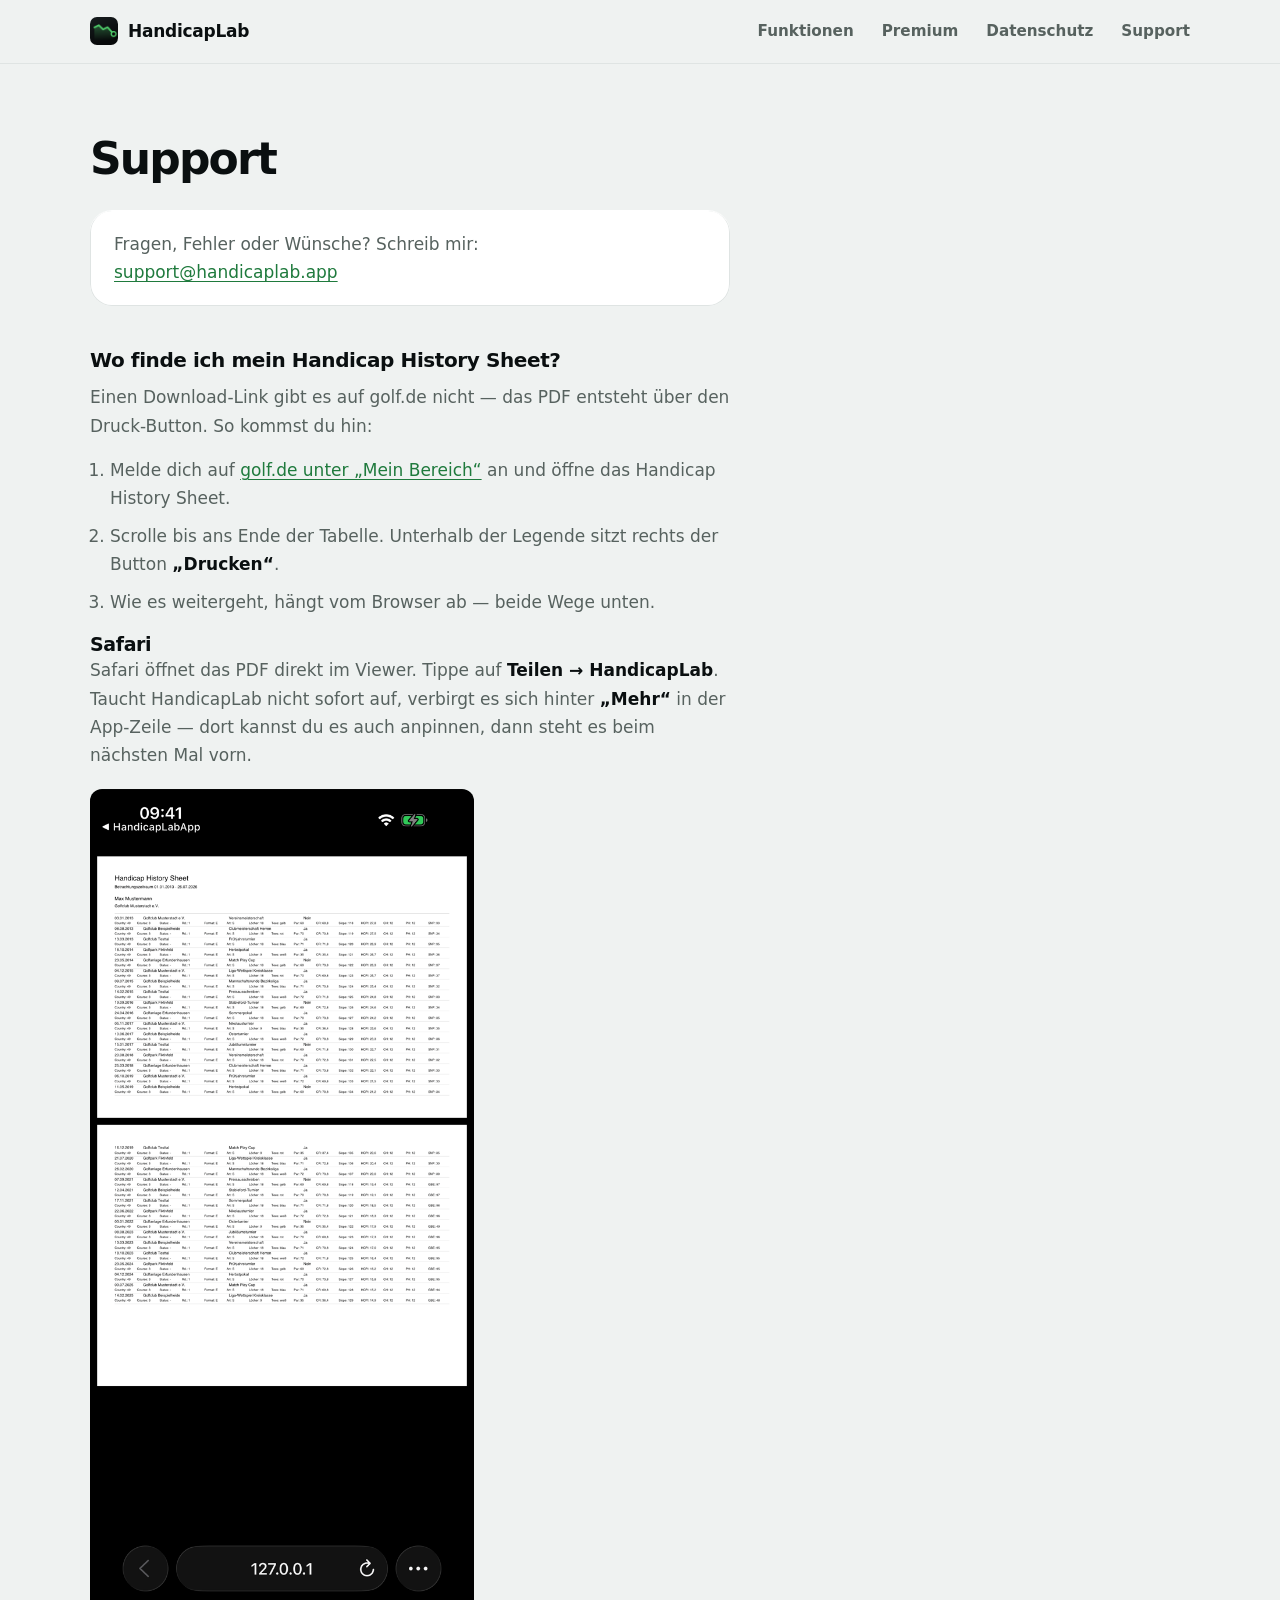
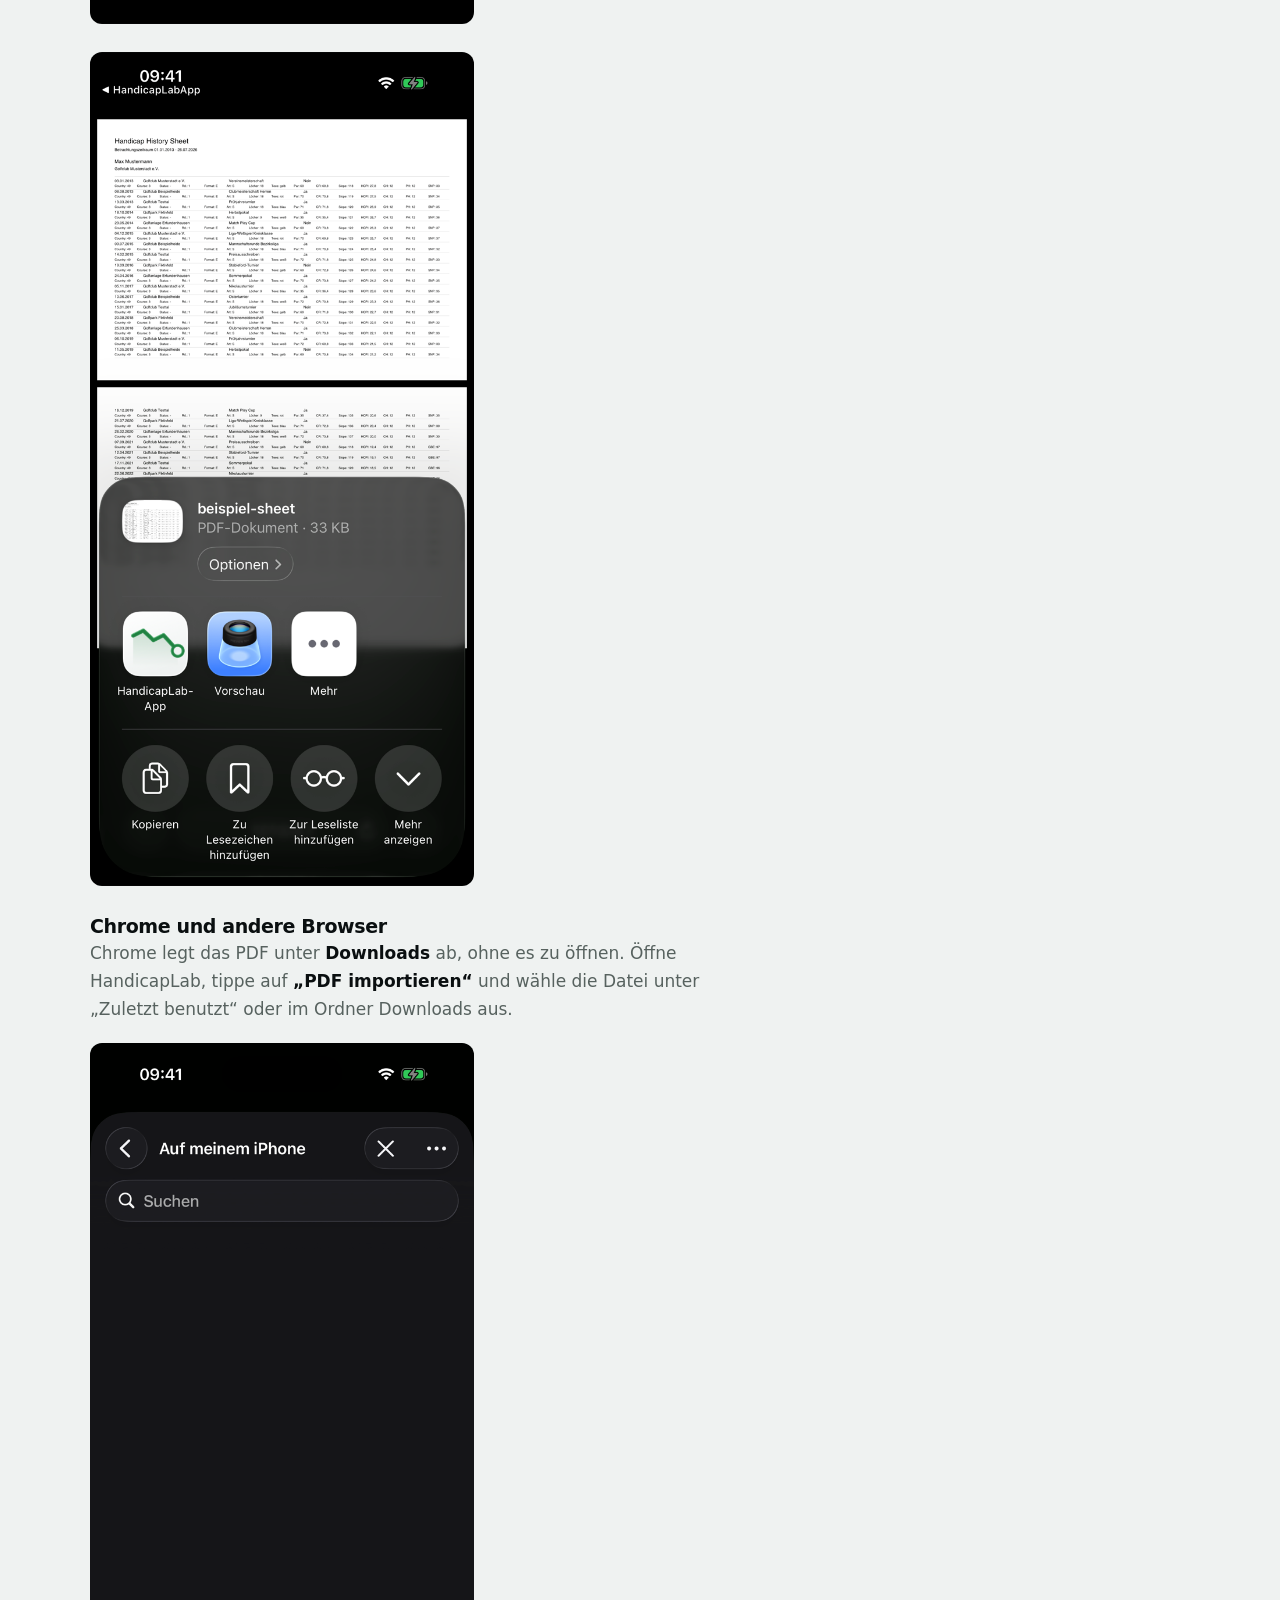
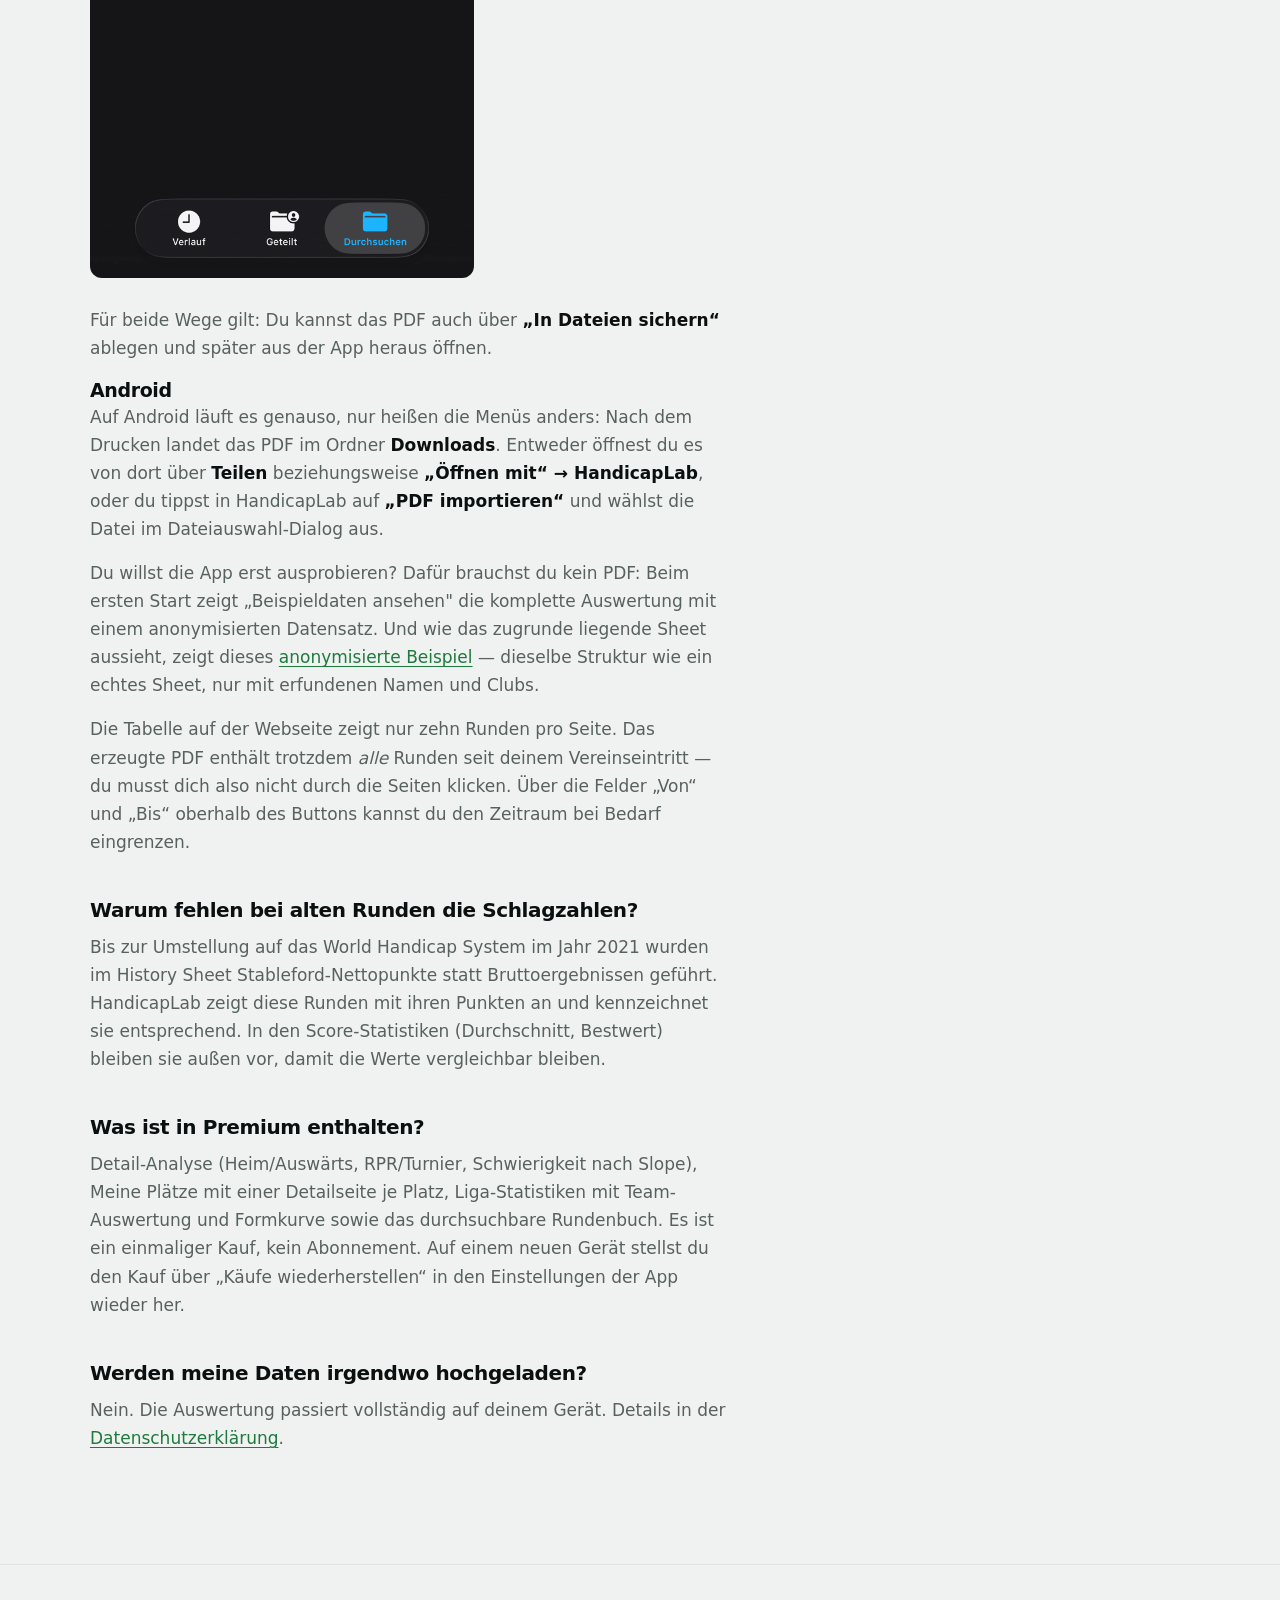
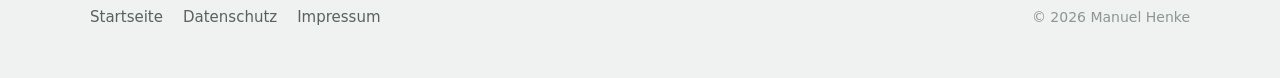
<file: support.html>
<!doctype html>
<html lang="de">
<head>
<meta charset="utf-8">
<meta name="viewport" content="width=device-width,initial-scale=1">
<title>Support — HandicapLab</title>
<meta name="description" content="Hilfe zu HandicapLab: Wo du dein DGV Handicap History Sheet findest, wie der Import läuft und was Premium enthält.">
<link rel="canonical" href="https://handicaplab.app/support.html">
<link rel="icon" href="assets/img/icon-512.png" type="image/png">
<link rel="apple-touch-icon" href="assets/img/icon-180.png">
<link rel="stylesheet" href="assets/hl.css">
<meta name="apple-itunes-app" content="app-id=6797008248">
</head>
<body>

<header class="nav">
  <div class="shell">
    <a class="brand" href="./"><img src="assets/img/icon-512.png" alt="" width="28" height="28"><span>HandicapLab</span></a>
    <nav class="nav-links" aria-label="Seitenbereiche">
      <a href="./#funktionen">Funktionen</a>
      <a href="./#premium">Premium</a>
      <a href="./datenschutz.html" data-secondary>Datenschutz</a>
      <a href="./support.html" aria-current="page">Support</a>
    </nav>
  </div>
</header>

<main class="page">
  <div class="shell">
    <article class="prose">
      <h1>Support</h1>

      <div class="callout">
        <p>Fragen, Fehler oder Wünsche? Schreib mir:
        <a href="mailto:support@handicaplab.app?subject=HandicapLab">support@handicaplab.app</a></p>
      </div>

      <h2>Wo finde ich mein Handicap History Sheet?</h2>
      <p>Einen Download-Link gibt es auf golf.de nicht — das PDF entsteht über den Druck-Button.
      So kommst du hin:</p>
      <ol>
        <li>Melde dich auf <a href="https://www.golf.de/mein-bereich/handicap-history-sheet.html">golf.de
          unter „Mein Bereich“</a> an und öffne das Handicap History Sheet.</li>
        <li>Scrolle bis ans Ende der Tabelle. Unterhalb der Legende sitzt rechts der Button
          <strong>„Drucken“</strong>.</li>
        <li>Wie es weitergeht, hängt vom Browser ab — beide Wege unten.</li>
      </ol>

      <h3>Safari</h3>
      <p>Safari öffnet das PDF direkt im Viewer. Tippe auf
      <strong>Teilen → HandicapLab</strong>. Taucht HandicapLab nicht sofort auf,
      verbirgt es sich hinter <strong>„Mehr“</strong> in der App-Zeile — dort
      kannst du es auch anpinnen, dann steht es beim nächsten Mal vorn.</p>

      <figure class="shot">
        <img src="assets/img/support-safari-viewer.png" width="660" height="1435" alt="Safari zeigt das Handicap History Sheet als PDF im eingebauten Viewer, mit der Adressleiste und dem Weitere-Button unten.">
      </figure>
      <figure class="shot">
        <img src="assets/img/support-share-sheet.png" width="660" height="1435" alt="Aufgeklapptes iOS-Teilen-Menü für das PDF mit der App-Zeile, in der HandicapLab-App neben Vorschau und Mehr angezeigt wird.">
      </figure>

      <h3>Chrome und andere Browser</h3>
      <p>Chrome legt das PDF unter <strong>Downloads</strong> ab, ohne es zu
      öffnen. Öffne HandicapLab, tippe auf <strong>„PDF importieren“</strong> und
      wähle die Datei unter „Zuletzt benutzt“ oder im Ordner Downloads aus.</p>

      <figure class="shot">
        <img src="assets/img/support-datei-picker.png" width="660" height="1435" alt="Der iOS-Dateien-Dialog beim PDF-Import in HandicapLab, Tab „Durchsuchen“ mit dem Ordner „Auf meinem iPhone“.">
      </figure>

      <p>Für beide Wege gilt: Du kannst das PDF auch über
      <strong>„In Dateien sichern“</strong> ablegen und später aus der App heraus
      öffnen.</p>

      <h3>Android</h3>
      <p>Auf Android läuft es genauso, nur heißen die Menüs anders: Nach dem Drucken
      landet das PDF im Ordner <strong>Downloads</strong>. Entweder öffnest du es von dort
      über <strong>Teilen</strong> beziehungsweise <strong>„Öffnen mit“ → HandicapLab</strong>,
      oder du tippst in HandicapLab auf <strong>„PDF importieren“</strong> und wählst die
      Datei im Dateiauswahl-Dialog aus.</p>

      <p>Du willst die App erst ausprobieren? Dafür brauchst du kein PDF: Beim ersten Start zeigt
      „Beispieldaten ansehen" die komplette Auswertung mit einem anonymisierten Datensatz. Und wie
      das zugrunde liegende Sheet aussieht, zeigt dieses
      <a href="beispiel-sheet.pdf">anonymisierte Beispiel</a> — dieselbe Struktur wie ein echtes
      Sheet, nur mit erfundenen Namen und Clubs.</p>

      <p>Die Tabelle auf der Webseite zeigt nur zehn Runden pro Seite. Das erzeugte PDF enthält
      trotzdem <em>alle</em> Runden seit deinem Vereinseintritt — du musst dich also nicht durch die
      Seiten klicken. Über die Felder „Von“ und „Bis“ oberhalb des Buttons kannst du den Zeitraum
      bei Bedarf eingrenzen.</p>

      <h2>Warum fehlen bei alten Runden die Schlagzahlen?</h2>
      <p>Bis zur Umstellung auf das World Handicap System im Jahr 2021 wurden im History Sheet
      Stableford-Nettopunkte statt Bruttoergebnissen geführt. HandicapLab zeigt diese Runden mit ihren
      Punkten an und kennzeichnet sie entsprechend. In den Score-Statistiken (Durchschnitt, Bestwert)
      bleiben sie außen vor, damit die Werte vergleichbar bleiben.</p>

      <h2>Was ist in Premium enthalten?</h2>
      <p>Detail-Analyse (Heim/Auswärts, RPR/Turnier, Schwierigkeit nach Slope),
      Meine Plätze mit einer Detailseite je Platz, Liga-Statistiken mit
      Team-Auswertung und Formkurve sowie das durchsuchbare Rundenbuch. Es ist ein
      einmaliger Kauf, kein Abonnement. Auf einem neuen Gerät stellst du den Kauf
      über „Käufe wiederherstellen“ in den Einstellungen der App wieder her.</p>

      <h2>Werden meine Daten irgendwo hochgeladen?</h2>
      <p>Nein. Die Auswertung passiert vollständig auf deinem Gerät. Details in der
      <a href="./datenschutz.html">Datenschutzerklärung</a>.</p>
    </article>
  </div>
</main>

<footer class="foot">
  <div class="shell">
    <div class="foot-links">
      <a href="./">Startseite</a>
      <a href="./datenschutz.html">Datenschutz</a>
      <a href="./impressum.html">Impressum</a>
    </div>
    <small>© 2026 Manuel Henke</small>
  </div>
</footer>

</body>
</html>
</file>
<file: assets/hl.css>
/* ==========================================================================
   HandicapLab — Website
   Design-System „Range x Fairway Gruen". Dark ist der Leitmodus, Light die
   Ableitung. Fairway Gruen ist der einzige Signalton: Marke, Aktiv-Zustand,
   Verbesserung. Kein Systemblau, keine zweite Aktionsfarbe.

   Radien-Regel (eine, ueberall): Karten und Bento-Zellen 22px, Flaechen
   innerhalb einer Karte 14px, alles Interaktive voll gerundet (Pill).
   Geraeterahmen 44px aussen / 36px innen (aussen minus Polsterung).
   ========================================================================== */

:root {
  --font: -apple-system, BlinkMacSystemFont, "SF Pro Text", "SF Pro Display", system-ui, sans-serif;
  --mono: ui-monospace, "SF Mono", SFMono-Regular, Menlo, monospace;

  /* Graphit — Dark, Leitmodus */
  --base: #07090A;  --surf: #101416;  --surf2: #171D1F;  --line: #232B2E;
  --ink:  #F3F6F5;  --ink2: #9BA6A8;  --ink3: #626D70;

  /* Fairway Gruen */
  --acc: #4FCB6A;        /* Flaeche, in beiden Modi identisch */
  --acc-ink: #06170C;    /* einzige Schriftfarbe auf der Flaeche */
  --acc-text: #4FCB6A;   /* Fairway als Schrift/Linie — Dark */
  --acc-07: rgba(79, 203, 106, .07);
  --acc-14: rgba(79, 203, 106, .14);
  --acc-28: rgba(79, 203, 106, .28);

  --hair: inset 0 0 0 1px rgba(255, 255, 255, .055);
  --lift: inset 0 1px 0 rgba(255, 255, 255, .06), inset 0 0 0 1px rgba(255, 255, 255, .04);
  --wash: rgba(255, 255, 255, .06);

  --r-card: 22px;
  --r-in: 14px;
  --r-pill: 999px;

  --shell: 1180px;
  --gap: clamp(1rem, 2.2vw, 1.5rem);
  --sec: clamp(4.5rem, 9vw, 8rem);

  color-scheme: dark light;
}

@media (prefers-color-scheme: light) {
  :root {
    --base: #EFF2F1;  --surf: #FFFFFF;  --surf2: #F7F9F8;  --line: #DFE4E3;
    --ink:  #0A0F10;  --ink2: #57625F;  --ink3: #8B9694;
    --acc-text: #1F7A3D;   /* R4: Fairway als Schrift nur so im Hellmodus */
    --hair: inset 0 0 0 1px #DFE4E3;
    --lift: inset 0 1px 0 #fff, inset 0 0 0 1px #DFE4E3;
    --wash: rgba(10, 15, 16, .055);
  }
}

*, *::before, *::after { box-sizing: border-box; }

html { -webkit-text-size-adjust: 100%; scroll-behavior: smooth; }
@media (prefers-reduced-motion: reduce) { html { scroll-behavior: auto; } }

body {
  margin: 0;
  background: var(--base);
  color: var(--ink);
  font-family: var(--font);
  font-size: 17px;
  line-height: 1.65;
  -webkit-font-smoothing: antialiased;
}

img { max-width: 100%; height: auto; display: block; }
.mono { font-family: var(--mono); font-variant-numeric: tabular-nums; }

a { color: var(--acc-text); text-decoration-thickness: 1px; text-underline-offset: .18em; }
a:hover { color: var(--ink); }

:focus-visible {
  outline: 2px solid var(--acc-text);
  outline-offset: 3px;
  border-radius: 4px;
}

.shell { max-width: var(--shell); margin: 0 auto; padding: 0 clamp(1.25rem, 4vw, 2.5rem); }
.sr-only {
  position: absolute; width: 1px; height: 1px; padding: 0; margin: -1px;
  overflow: hidden; clip: rect(0 0 0 0); white-space: nowrap; border: 0;
}

/* ---------- Navigation: eine Zeile, 64px ---------------------------------- */

.nav {
  position: sticky; top: 0; z-index: 20;
  height: 64px;
  background: color-mix(in srgb, var(--base) 82%, transparent);
  backdrop-filter: saturate(180%) blur(14px);
  -webkit-backdrop-filter: saturate(180%) blur(14px);
  border-bottom: 1px solid var(--line);
}
.nav .shell { height: 100%; display: flex; align-items: center; justify-content: space-between; gap: 1.5rem; }

.brand { display: inline-flex; align-items: center; gap: .625rem; color: var(--ink); text-decoration: none; font-weight: 660; letter-spacing: -.015em; }
.brand img { width: 28px; height: 28px; border-radius: 7px; }

.nav-links { display: flex; align-items: center; gap: clamp(1rem, 2.5vw, 1.75rem); }
.nav-links a { color: var(--ink2); text-decoration: none; font-size: .95rem; font-weight: 560; white-space: nowrap; transition: color .2s ease; }
.nav-links a:hover { color: var(--ink); }

@media (max-width: 560px) {
  .nav-links a[data-secondary] { display: none; }
  /* Auf schmalen Screens quetscht space-between die Brand in die Links:
     der Name fliegt raus, das Icon bleibt als Marke. */
  .brand { flex-shrink: 0; }
  .brand span { display: none; }
}

/* ---------- Bausteine ----------------------------------------------------- */

.eyebrow {
  display: block;
  font-size: .6875rem; letter-spacing: .18em; text-transform: uppercase;
  font-weight: 700; color: var(--acc-text); margin: 0 0 .875rem;
}

h1, h2, h3 { margin: 0; font-weight: 720; letter-spacing: -.035em; line-height: 1.06; }
/* Hero-Headline ist fuenf Woerter lang und bricht auf zwei Zeilen. Die
   Obergrenze der Skala ist danach bemessen, nicht umgekehrt. */
h1 { font-size: clamp(2.15rem, 4.3vw, 3.4rem); letter-spacing: -.042em; line-height: 1.05; }
h2 { font-size: clamp(1.75rem, 3.2vw, 2.6rem); }
h3 { font-size: 1.1875rem; letter-spacing: -.02em; line-height: 1.3; }

.lede { font-size: clamp(1.0625rem, 1.5vw, 1.1875rem); color: var(--ink2); max-width: 54ch; margin: 1.25rem 0 0; }
.muted { color: var(--ink2); }
.tiny { font-size: .8125rem; color: var(--ink3); }

section { padding: var(--sec) 0; }
section + section { border-top: 1px solid var(--line); }

/* Buttons — alles Interaktive ist voll gerundet */
.btn {
  display: inline-flex; align-items: center; gap: .625rem;
  padding: .8125rem 1.375rem;
  border-radius: var(--r-pill);
  font-size: 1rem; font-weight: 660; letter-spacing: -.01em;
  text-decoration: none; white-space: nowrap; border: 0; cursor: pointer;
  transition: transform .18s ease, background-color .2s ease, color .2s ease;
}
.btn:active { transform: translateY(1px); }
.btn-primary { background: var(--acc); color: var(--acc-ink); }
.btn-primary:hover { background: #3FBC5B; color: var(--acc-ink); }
.btn-ghost { background: var(--wash); color: var(--ink); box-shadow: var(--hair); }
.btn-ghost:hover { background: var(--surf2); color: var(--ink); }
.btn svg { width: 18px; height: 18px; flex: none; }

/* Statusmarke statt Store-Badge, solange die App nicht freigegeben ist */
.status {
  display: inline-flex; align-items: center; gap: .625rem;
  padding: .8125rem 1.375rem;
  border-radius: var(--r-pill);
  background: var(--acc-14);
  box-shadow: inset 0 0 0 1px var(--acc-28);
  color: var(--acc-text);
  font-size: 1rem; font-weight: 660; letter-spacing: -.01em; white-space: nowrap;
}
.status svg { width: 17px; height: 17px; flex: none; }

.card { background: var(--surf); border-radius: var(--r-card); box-shadow: var(--lift); padding: clamp(1.375rem, 2.4vw, 1.875rem); }

/* Geraeterahmen — konzentrisch: 44px aussen, 8px Polsterung, 36px innen.
   Das Geraet bleibt in beiden Modi dunkel: es ist eine Produktabbildung,
   kein Seitenhintergrund. */
.device { border-radius: 44px; padding: 8px; background: linear-gradient(150deg, #3B4447, #12181A 55%, #2B3336); box-shadow: 0 44px 90px -42px rgba(0, 0, 0, .8), 0 0 0 1px rgba(255, 255, 255, .05); }
.device img { border-radius: 36px; }
.device-wide { border-radius: 26px; padding: 7px; }
.device-wide img { border-radius: 19px; }

/* ---------- Hero: asymmetrischer Split ------------------------------------ */

.hero { padding: clamp(3rem, 6vw, 5.5rem) 0 var(--sec); border-top: 0; }
.hero .shell {
  display: grid; grid-template-columns: minmax(0, 1.15fr) minmax(0, .85fr);
  gap: clamp(2rem, 5vw, 4.5rem); align-items: center;
}
.hero-copy { max-width: 37rem; }
.hero h1 span { color: var(--acc-text); }
.hero-actions { display: flex; flex-wrap: wrap; align-items: center; gap: 1rem; margin-top: 2.25rem; }
.store-badge img { display: block; height: 54px; width: auto; }
.store-badge:hover { opacity: .85; }
.hero-art { justify-self: end; width: 100%; max-width: 310px; }

@media (max-width: 900px) {
  .hero .shell { grid-template-columns: 1fr; }
  .hero-art { justify-self: center; max-width: 290px; }
}

/* ---------- Schrittfolge -------------------------------------------------- */

.steps { display: grid; grid-template-columns: repeat(3, 1fr); gap: 0; margin-top: clamp(2.5rem, 5vw, 3.5rem); }
.step { padding: 1.75rem clamp(1.25rem, 2.5vw, 2rem) 0; border-top: 1px solid var(--line); }
.step + .step { border-left: 1px solid var(--line); }
.step:first-child { padding-left: 0; }
.step:last-child { padding-right: 0; }
.step .n { font-family: var(--mono); font-size: .8125rem; font-weight: 700; color: var(--acc-text); letter-spacing: .1em; }
.step h3 { margin: .875rem 0 .5rem; }
.step p { margin: 0; color: var(--ink2); font-size: .9375rem; }

@media (max-width: 760px) {
  .steps { grid-template-columns: 1fr; }
  .step { padding: 1.5rem 0 0; }
  .step + .step { border-left: 0; }
}

/* ---------- Bento --------------------------------------------------------- */

.bento { display: grid; grid-template-columns: repeat(12, 1fr); gap: var(--gap); margin-top: clamp(2.5rem, 5vw, 3.5rem); }
.cell { background: var(--surf); border-radius: var(--r-card); box-shadow: var(--lift); padding: clamp(1.375rem, 2.2vw, 1.75rem); display: flex; flex-direction: column; gap: 1.125rem; }
.cell h3 { letter-spacing: -.022em; }
.cell p { margin: 0; color: var(--ink2); font-size: .9375rem; }
.cell figure { margin: auto 0 0; }
.cell figure img { border-radius: var(--r-in); box-shadow: 0 18px 40px -28px rgba(0, 0, 0, .9); }

.cell-lead { grid-column: span 7; }
.cell-b { grid-column: span 5; }
.cell-c { grid-column: span 5; }
.cell-d { grid-column: span 7; background: linear-gradient(150deg, var(--acc-14), transparent 62%), var(--surf); }
.cell-d .big { font-family: var(--mono); font-size: clamp(3rem, 7vw, 4.5rem); font-weight: 700; letter-spacing: -.05em; line-height: 1; color: var(--acc-text); }

@media (max-width: 860px) {
  .cell-lead, .cell-b, .cell-c, .cell-d { grid-column: span 12; }
}

/* ---------- Historie: Aussage ueber zwei Spalten -------------------------- */

.claim { display: grid; grid-template-columns: minmax(0, 1fr) minmax(0, 1fr); gap: clamp(2rem, 5vw, 4rem); align-items: start; }
.claim p { color: var(--ink2); margin: 0 0 1rem; }
.claim p:last-child { margin-bottom: 0; }
.claim-col { padding-top: .5rem; }

@media (max-width: 800px) { .claim { grid-template-columns: 1fr; } }

/* ---------- Premium: Vergleich zweier Spalten ----------------------------- */

.plans { display: grid; grid-template-columns: minmax(0, 1fr) minmax(0, 1.15fr); gap: var(--gap); margin-top: clamp(2.5rem, 5vw, 3.5rem); align-items: start; }
.plan { background: var(--surf); border-radius: var(--r-card); box-shadow: var(--lift); padding: clamp(1.5rem, 2.6vw, 2rem); }
.plan-premium { box-shadow: var(--lift), inset 0 0 0 1.5px var(--acc-28); }
.plan-head { display: flex; align-items: baseline; justify-content: space-between; gap: 1rem; flex-wrap: wrap; }
.plan-price { font-size: 1.0625rem; font-weight: 700; color: var(--ink); font-variant-numeric: tabular-nums; }
.plan ul { list-style: none; margin: 1.5rem 0 0; padding: 0; display: grid; gap: .875rem; }
.plan li { display: flex; gap: .75rem; align-items: flex-start; font-size: .9375rem; color: var(--ink2); }
.plan li b { color: var(--ink); font-weight: 620; display: block; }
.plan li svg { width: 18px; height: 18px; flex: none; margin-top: .2em; color: var(--acc-text); }
.plan-note { margin: 1.5rem 0 0; font-size: .8125rem; color: var(--ink3); }

@media (max-width: 800px) { .plans { grid-template-columns: 1fr; } }

/* ---------- iPad ---------------------------------------------------------- */

.wide-head { max-width: 46rem; }
.wide-art { margin-top: clamp(2.5rem, 5vw, 3.5rem); }

/* ---------- Datenschutz-Aussage ------------------------------------------- */

.facts { display: grid; grid-template-columns: repeat(4, 1fr); gap: 0; margin-top: clamp(2.5rem, 5vw, 3.5rem); }
.fact { border-top: 1px solid var(--line); padding: 1.5rem clamp(1rem, 2vw, 1.75rem) 0; }
.fact + .fact { border-left: 1px solid var(--line); }
.fact:first-child { padding-left: 0; }
.fact:last-child { padding-right: 0; }
.fact b { display: block; font-size: 1.0625rem; font-weight: 660; letter-spacing: -.02em; }
.fact span { display: block; margin-top: .375rem; font-size: .875rem; color: var(--ink2); }

@media (max-width: 780px) {
  .facts { grid-template-columns: 1fr 1fr; }
  .fact:nth-child(3) { padding-left: 0; border-left: 0; }
}
@media (max-width: 460px) {
  .facts { grid-template-columns: 1fr; }
  .fact { padding: 1.25rem 0 0; border-left: 0 !important; }
}

/* ---------- Abschluss ----------------------------------------------------- */

.close { text-align: center; }
.close h2 { max-width: 20ch; margin: 0 auto; }
.close .lede { margin-left: auto; margin-right: auto; }
.close .hero-actions { justify-content: center; }

/* ---------- Fliesstext (Rechts- und Hilfeseiten) -------------------------- */

.page { padding: clamp(3rem, 6vw, 4.5rem) 0 clamp(4rem, 8vw, 6rem); }
.prose { max-width: 40rem; }
.prose h1 { font-size: clamp(2rem, 4vw, 2.75rem); }
.prose h2 { font-size: 1.25rem; letter-spacing: -.02em; margin: 2.75rem 0 .75rem; }
.prose p, .prose li { color: var(--ink2); }
.prose p { margin: 0 0 1rem; }
.prose ol, .prose ul { padding-left: 1.25rem; margin: 0 0 1rem; display: grid; gap: .625rem; }
.prose strong, .prose b { color: var(--ink); font-weight: 620; }
.prose .stamp { font-size: .9375rem; color: var(--ink3); margin: .75rem 0 2.5rem; }
.prose .callout { background: var(--surf); border-radius: var(--r-card); box-shadow: var(--lift); padding: 1.25rem 1.5rem; margin: 1.75rem 0; }
.prose .callout p:last-child { margin-bottom: 0; }

/* ---------- Fusszeile ----------------------------------------------------- */

.foot { border-top: 1px solid var(--line); padding: 2.5rem 0 3rem; }
.foot .shell { display: flex; flex-wrap: wrap; gap: 1rem 2rem; align-items: center; justify-content: space-between; }
.foot-links { display: flex; flex-wrap: wrap; gap: 1.25rem; }
.foot a { color: var(--ink2); text-decoration: none; font-size: .9375rem; }
.foot a:hover { color: var(--ink); }
.foot small { color: var(--ink3); font-size: .875rem; }

/* ---------- Einblenden beim Scrollen -------------------------------------- */

.rv { opacity: 0; transform: translateY(18px); transition: opacity .7s cubic-bezier(.16, 1, .3, 1), transform .7s cubic-bezier(.16, 1, .3, 1); transition-delay: calc(var(--i, 0) * 70ms); }
.rv.in { opacity: 1; transform: none; }

@media (prefers-reduced-motion: reduce) {
  .rv { opacity: 1; transform: none; transition: none; }
  .btn { transition: none; }
  .btn:active { transform: none; }
}

/* Screenshots in der Support-Anleitung */
.prose figure.shot { margin: 1.25rem 0 1.75rem; }
.prose figure.shot img { display: block; width: 100%; max-width: 24rem; height: auto; border-radius: 12px; box-shadow: var(--hair); }
</file>
